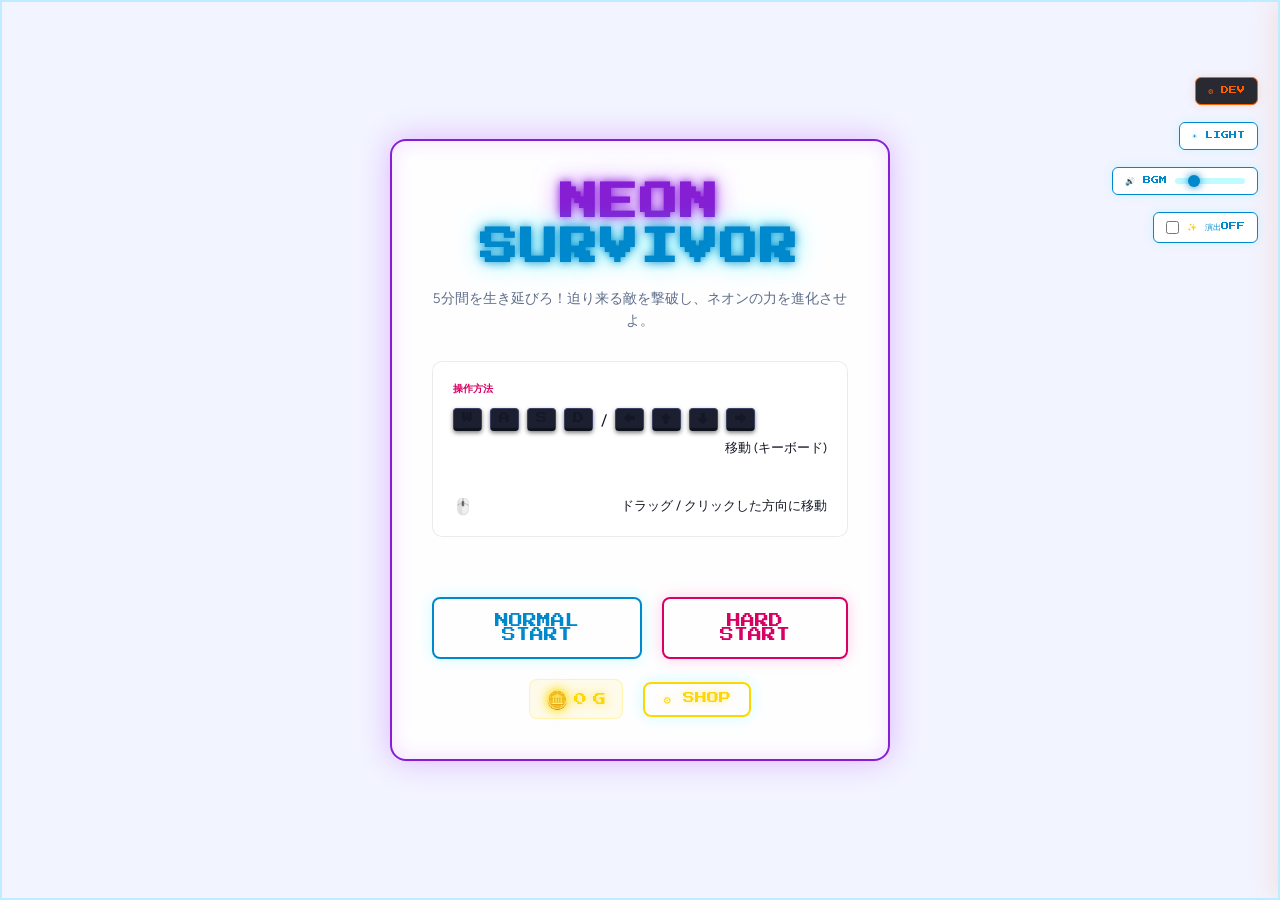
<file: index.html>
<!DOCTYPE html>
<html lang="ja">
<head>
  <meta charset="UTF-8">
  <meta name="viewport" content="width=device-width, initial-scale=1.0, maximum-scale=1.0, user-scalable=no">
  <title>NEON SURVIVOR - Retro Neon Hack & Slash</title>
  <!-- PWA Support -->
  <link rel="manifest" href="manifest.json">
  <meta name="theme-color" content="#06070d">
  <link rel="apple-touch-icon" href="icon-512.png">
  <!-- Google Fonts for Sleek & Retro Aesthetics -->
  <link rel="preconnect" href="https://fonts.googleapis.com">
  <link rel="preconnect" href="https://fonts.gstatic.com" crossorigin>
  <link href="https://fonts.googleapis.com/css2?family=Outfit:wght@300;400;600;800&family=Press+Start+2P&display=swap" rel="stylesheet">
  <link rel="stylesheet" href="index.css">
</head>
<body class="light-mode">
  <div id="game-container">
    <!-- The HTML5 Canvas where the action is rendered -->
    <canvas id="game-canvas"></canvas>

    <!-- HUD Overlay (visible during active gameplay) -->
    <div id="hud" class="overlay hidden">
      <div class="hud-top">
        <div class="hud-level-container">
          <span class="hud-label">LV</span>
          <span id="hud-level-value">1</span>
        </div>
        <div class="hud-exp-bar-container">
          <div id="hud-exp-bar-fill"></div>
        </div>
        <div id="hud-timer">00:00</div>
        <div id="hud-difficulty" class="hud-difficulty-badge hidden">HARD</div>
        <div id="hud-auto-run" class="hud-auto-run-badge hidden">AUTO RUN</div>
        <div id="hud-hell" class="hud-hell-badge hidden">HELL MODE</div>
      </div>
      
      <div class="hud-stats-overlay">
        <div class="stat-item">
          <span class="stat-icon">❤️</span>
          <div class="hud-hp-bar-container" style="position: relative;">
            <div id="hud-hp-bar-fill"></div>
            <div id="hud-shield-bar-fill"></div>
          </div>
          <span id="hud-hp-text">100/100</span>
        </div>
        <div class="stat-item">
          <span class="stat-icon">💀</span>
          <span id="hud-kills">0</span>
        </div>
        <div class="stat-item" id="hud-revive-container" style="margin-left: 15px; font-size: 11px; font-family: var(--font-retro); display: flex; align-items: center; gap: 4px;">
          <span class="stat-icon">👼</span>
          <span id="hud-revive-status" style="color: var(--neon-cyan);">CHARGE: 02:00</span>
        </div>
      </div>

      <!-- Active Slots (bottom left) -->
      <div class="hud-slots-container">
        <div class="hud-slot-header">WEAPONS (MAX 4)</div>
        <div id="hud-weapon-slots" class="hud-slots-row"></div>
        
        <div class="hud-slot-header" style="margin-top: 8px;">PASSIVES (MAX 4)</div>
        <div id="hud-passive-slots" class="hud-slots-row"></div>
        
        <div class="hud-slot-header" style="margin-top: 8px;">RELICS (MAX 3)</div>
        <div id="hud-relic-slots" class="hud-slots-row"></div>
      </div>
      <button id="retire-btn" class="neon-button retire-btn">RETIRE</button>
    </div>

    <!-- Start Screen Overlay -->
    <div id="start-screen" class="overlay menu-screen">
      <div class="menu-content glow-panel">
        <h1 class="neon-title">NEON<br><span class="highlight">SURVIVOR</span></h1>
        <p class="tagline">5分間を生き延びろ！迫り来る敵を撃破し、ネオンの力を進化させよ。</p>
        
        <div class="instructions-panel">
          <h3>操作方法</h3>
          <div class="control-hints">
            <div class="control-hint">
              <span class="key-cap">W</span>
              <span class="key-cap">A</span>
              <span class="key-cap">S</span>
              <span class="key-cap">D</span> / <span class="key-cap">←</span><span class="key-cap">↑</span><span class="key-cap">↓</span><span class="key-cap">→</span>
              <span class="control-desc">移動 (キーボード)</span>
            </div>
            <div class="control-hint-divider">または</div>
            <div class="control-hint">
              <span class="mouse-icon">🖱️</span>
              <span class="control-desc">ドラッグ / クリックした方向に移動</span>
            </div>
          </div>
        </div>

        <div class="start-actions" style="display: flex; gap: 20px; justify-content: center; margin-top: 25px; width: 100%;">
          <button id="start-normal-btn" class="neon-button">NORMAL START</button>
          <button id="start-hard-btn" class="neon-button hard-mode">HARD START</button>
        </div>

        <div class="title-gold-row">
          <div class="gold-display">
            <span class="gold-icon">🪙</span>
            <span id="title-gold-amount">0</span> G
          </div>
          <button id="shop-btn" class="neon-button shop-btn">⚙ SHOP</button>
        </div>
      </div>
    </div>

    <!-- Gold Shop Overlay -->
    <div id="shop-screen" class="overlay menu-screen hidden">
      <div class="menu-content glow-panel shop-panel">
        <h2 class="neon-subtitle shop-title">🪙 GOLD SHOP</h2>
        <div class="shop-gold-display">
          所持Gold: <span class="gold-icon">🪙</span> <span id="shop-gold-amount" class="shop-gold-val">0</span> G
        </div>

        <div class="shop-cards-container">
          <!-- Attack upgrade card -->
          <div class="shop-upgrade-card" data-stat="attack">
            <div class="shop-card-icon">⚔️</div>
            <div class="shop-card-title">基礎攻撃力</div>
            <div class="shop-card-level">Lv. <span id="shop-attack-level">0</span></div>
            <div class="shop-card-effect" id="shop-attack-effect">ダメージ +0%</div>
            <div class="shop-card-next" id="shop-attack-next">次: +5%</div>
            <button id="shop-buy-attack" class="neon-button shop-buy-btn" data-stat="attack">
              <span id="shop-attack-cost">100</span> G
            </button>
          </div>

          <!-- Speed upgrade card -->
          <div class="shop-upgrade-card" data-stat="speed">
            <div class="shop-card-icon">🪶</div>
            <div class="shop-card-title">基礎移動速度</div>
            <div class="shop-card-level">Lv. <span id="shop-speed-level">0</span></div>
            <div class="shop-card-effect" id="shop-speed-effect">速度 +0%</div>
            <div class="shop-card-next" id="shop-speed-next">次: +3%</div>
            <button id="shop-buy-speed" class="neon-button shop-buy-btn" data-stat="speed">
              <span id="shop-speed-cost">100</span> G
            </button>
          </div>

          <!-- HP upgrade card -->
          <div class="shop-upgrade-card" data-stat="hp">
            <div class="shop-card-icon">❤️</div>
            <div class="shop-card-title">基礎体力</div>
            <div class="shop-card-level">Lv. <span id="shop-hp-level">0</span></div>
            <div class="shop-card-effect" id="shop-hp-effect">体力 +0%</div>
            <div class="shop-card-next" id="shop-hp-next">次: +10%</div>
            <button id="shop-buy-hp" class="neon-button shop-buy-btn" data-stat="hp">
              <span id="shop-hp-cost">100</span> G
            </button>
          </div>
        </div>

        <h3 class="neon-subtitle shop-title" style="margin-top: 30px; margin-bottom: 15px; font-size: 1.4rem;">初期武器</h3>
        <div id="shop-weapons-container" class="shop-weapons-container">
          <!-- Weapon cards are generated by game.js -->
        </div>

        <button id="shop-close-btn" class="neon-button">戻る</button>
      </div>
    </div>

    <!-- Level Up Choice Overlay (pauses game) -->
    <div id="level-up-screen" class="overlay menu-screen hidden">
      <div class="menu-content glow-panel" style="max-width: 650px; width: 95%;">
        <h2 class="neon-subtitle" style="margin-bottom: 5px;">LEVEL UP!</h2>
        <p class="level-up-desc" id="level-up-desc-text">アップグレードを選択してください</p>
        
        <!-- Inventory loadout preview -->
        <div id="level-up-current-inventory" style="margin: 15px auto; padding: 12px; border: 1px solid rgba(0, 240, 255, 0.25); border-radius: 6px; background: rgba(6, 7, 13, 0.7); display: flex; flex-direction: column; gap: 8px; text-align: left; box-shadow: inset 0 0 10px rgba(0, 240, 255, 0.05);">
          <div style="font-size: 11px; color: var(--neon-cyan); font-family: var(--font-retro); letter-spacing: 1px; text-transform: uppercase; text-shadow: 0 0 5px var(--neon-cyan);">現在の装備状況 (LOADOUT)</div>
          <div style="display: flex; gap: 25px; justify-content: flex-start; flex-wrap: wrap;">
            <div>
              <div style="font-size: 9px; color: rgba(255,255,255,0.4); margin-bottom: 4px; font-family: var(--font-retro);">WEAPONS (MAX 4)</div>
              <div id="level-up-inv-weapons" style="display: flex; gap: 6px; min-height: 36px; align-items: center;"></div>
            </div>
            <div>
              <div style="font-size: 9px; color: rgba(255,255,255,0.4); margin-bottom: 4px; font-family: var(--font-retro);">PASSIVES (MAX 4)</div>
              <div id="level-up-inv-passives" style="display: flex; gap: 6px; min-height: 36px; align-items: center;"></div>
            </div>
            <div>
              <div style="font-size: 9px; color: rgba(255,255,255,0.4); margin-bottom: 4px; font-family: var(--font-retro);">RELICS (MAX 3)</div>
              <div id="level-up-inv-relics" style="display: flex; gap: 6px; min-height: 36px; align-items: center;"></div>
            </div>
          </div>
        </div>

        <div id="upgrade-options" class="options-container">
          <!-- Dynamically populated choices will go here -->
        </div>
        <div class="level-up-actions" style="margin-top: 25px; display: flex; gap: 20px; justify-content: center;">
          <button id="reroll-btn" class="neon-button" style="border-color: var(--neon-cyan); color: var(--neon-cyan); font-size: 13px; padding: 8px 16px;">
            リロール (<span id="reroll-count-val">1</span>)
          </button>
          <button id="banish-btn" class="neon-button" style="border-color: var(--neon-pink); color: var(--neon-pink); font-size: 13px; padding: 8px 16px;">
            バニッシュ除外 (<span id="banish-count-val">1</span>)
          </button>
          <button id="auto-select-toggle-btn" class="neon-button" style="border-color: rgba(255, 255, 255, 0.3); color: rgba(255, 255, 255, 0.5); font-size: 13px; padding: 8px 16px; min-width: 130px; box-shadow: none;">
            自動決定: <span id="auto-select-status-val">OFF</span>
          </button>
        </div>
      </div>
    </div>

    <!-- Relic Choice Screen Overlay (pauses game) -->
    <div id="relic-choice-screen" class="overlay menu-screen hidden">
      <div class="menu-content glow-panel" style="max-width: 750px; width: 95%;">
        <h2 class="neon-subtitle" style="color: var(--neon-yellow); text-shadow: 0 0 15px var(--neon-yellow); margin-bottom: 5px;">RELIC DISCOVERY!</h2>
        <p class="level-up-desc" style="margin-bottom: 25px;">エリートを打ち破り、未知の遺物を手に入れた。1つを選択せよ（最大3個）</p>
        <div id="relic-options" class="options-container">
          <!-- Dynamically populated relic choices will go here -->
        </div>
      </div>
    </div>

    <!-- Resurrect Screen Overlay (pauses game) -->
    <div id="revive-screen" class="overlay menu-screen hidden">
      <div class="menu-content glow-panel" style="text-align: center;">
        <h2 class="neon-title" style="color: var(--neon-pink); text-shadow: 0 0 15px var(--neon-pink), 0 0 30px rgba(255, 0, 127, 0.5);">DEFEATED</h2>
        <p class="tagline" style="margin-bottom: 25px;">
          まだ立ち上がれる！残り蘇生回数: <span id="revive-remaining-val" style="color: var(--neon-yellow); font-family: var(--font-retro); text-shadow: 0 0 8px var(--neon-yellow);">3</span>
        </p>
        <button id="revive-confirm-btn" class="neon-button" style="border-color: var(--neon-green); color: var(--neon-green); box-shadow: 0 0 15px rgba(57, 255, 20, 0.3);">復活する</button>
      </div>
    </div>

    <!-- Roulette Screen Floating Window (doesn't pause game, bottom-right) -->
    <div id="roulette-screen" class="glow-panel hidden" style="position: absolute; bottom: 20px; right: 20px; width: 280px; z-index: 8; text-align: center; padding: 15px; border-color: var(--neon-yellow); box-shadow: 0 0 25px rgba(255, 251, 0, 0.25), inset 0 0 15px rgba(255, 251, 0, 0.1); display: flex; flex-direction: column; align-items: center; box-sizing: border-box;">
      <h2 class="neon-title" style="color: var(--neon-yellow); text-shadow: 0 0 12px var(--neon-yellow), 0 0 24px rgba(255, 251, 0, 0.4); font-size: 18px; margin: 0 0 2px 0;">GOLDEN REWARD</h2>
      <p class="tagline" style="font-size: 10px; margin: 0 0 10px 0; opacity: 0.8; color: var(--text-muted);">自動アップグレード中！</p>
      
      <!-- Roulette Display Box -->
      <div id="roulette-box" style="margin: 5px 0; padding: 15px; background: rgba(6, 7, 13, 0.95); border: 2px solid var(--neon-yellow); box-shadow: 0 0 15px rgba(255, 251, 0, 0.2); border-radius: 8px; display: flex; flex-direction: column; align-items: center; justify-content: center; min-height: 110px; width: 100%; box-sizing: border-box; position: relative; overflow: hidden;">
        <!-- The item spinning slot -->
        <div id="roulette-spinner" style="font-size: 36px; margin-bottom: 8px; height: 44px; line-height: 44px;">❓</div>
        <div id="roulette-item-name" style="font-family: var(--font-retro); font-size: 12px; color: var(--neon-cyan); text-shadow: 0 0 6px var(--neon-cyan); min-height: 16px;">READY...</div>
      </div>

      <!-- Selected Items History/Results list -->
      <div id="roulette-results" style="margin-top: 10px; width: 100%; text-align: left; background: rgba(13, 15, 30, 0.6); padding: 10px; border-radius: 6px; border: 1px solid var(--text-muted); display: none; box-sizing: border-box;">
        <h4 style="font-family: var(--font-retro); font-size: 10px; color: var(--neon-pink); margin: 0 0 5px 0; border-bottom: 1px solid rgba(255,0,127,0.3); padding-bottom: 3px;">獲得パワーアップ:</h4>
        <ul id="roulette-results-list" style="list-style: none; padding-left: 0; margin: 0; font-family: var(--font-ui); font-size: 11px;">
        </ul>
      </div>

      <button id="roulette-claim-btn" class="neon-button disabled" style="margin-top: 10px; width: 100%; border-color: var(--text-muted); color: var(--text-muted); box-shadow: none; pointer-events: none; padding: 6px 12px; font-size: 11px;">抽選中...</button>
    </div>
 
    <!-- Relic Upgrade Floating Window (doesn't pause game, bottom-right) -->
    <div id="relic-floating-window" class="glow-panel hidden" style="position: absolute; bottom: 20px; right: 20px; width: 280px; z-index: 8; text-align: center; padding: 15px; border-color: var(--neon-cyan); box-shadow: 0 0 25px rgba(0, 240, 255, 0.25), inset 0 0 15px rgba(0, 240, 255, 0.1); display: flex; flex-direction: column; align-items: center; box-sizing: border-box;">
      <h2 class="neon-title" style="color: var(--neon-cyan); text-shadow: 0 0 12px var(--neon-cyan), 0 0 24px rgba(0, 240, 255, 0.4); font-size: 18px; margin: 0 0 2px 0;">RELIC UPGRADED!</h2>
      <p class="tagline" style="font-size: 10px; margin: 0 0 10px 0; opacity: 0.8; color: var(--text-muted);">遺物が自動過給されました</p>
      
      <!-- Relic Display Box -->
      <div style="margin: 5px 0; padding: 15px; background: rgba(6, 7, 13, 0.95); border: 2px solid var(--neon-cyan); box-shadow: 0 0 15px rgba(0, 240, 255, 0.2); border-radius: 8px; display: flex; flex-direction: column; align-items: center; justify-content: center; min-height: 110px; width: 100%; box-sizing: border-box;">
        <div id="relic-float-emoji" style="font-size: 36px; margin-bottom: 8px; height: 44px; line-height: 44px;">❓</div>
        <div id="relic-float-name" style="font-family: var(--font-retro); font-size: 12px; color: var(--neon-yellow); text-shadow: 0 0 6px var(--neon-yellow); min-height: 16px;">READY...</div>
        <div id="relic-float-level" style="font-family: var(--font-retro); font-size: 10px; color: var(--neon-pink); margin-top: 4px;">Lv 1 ➜ Lv 2</div>
      </div>

      <!-- Relic Description / Details -->
      <div id="relic-float-desc-box" style="margin-top: 10px; width: 100%; text-align: left; background: rgba(13, 15, 30, 0.6); padding: 10px; border-radius: 6px; border: 1px solid var(--text-muted); box-sizing: border-box;">
        <div id="relic-float-desc" style="font-family: var(--font-ui); font-size: 11px; color: #fff; line-height: 1.4;"></div>
      </div>

      <button id="relic-float-close-btn" class="neon-button" style="margin-top: 10px; width: 100%; border-color: var(--neon-green); color: var(--neon-green); box-shadow: 0 0 15px rgba(57, 255, 20, 0.3); padding: 6px 12px; font-size: 11px;">閉じる (自動クローズまで 3秒)</button>
    </div>

    <!-- Game Over / Victory Overlay -->
    <div id="game-over-screen" class="overlay menu-screen hidden">
      <div class="menu-content glow-panel">
        <h2 id="end-title" class="neon-title">GAME OVER</h2>
        <p id="end-message" class="end-msg">ネオンの灯火が消えてしまった...</p>
        
        <div class="results-panel">
          <div class="result-row">
            <span>難易度:</span>
            <span id="result-difficulty" class="result-val">NORMAL</span>
          </div>
          <div class="result-row">
            <span>生存時間:</span>
            <span id="result-time" class="result-val">00:00</span>
          </div>
          <div class="result-row">
            <span>到達レベル:</span>
            <span id="result-level" class="result-val">1</span>
          </div>
          <div class="result-row">
            <span>撃破数:</span>
            <span id="result-kills" class="result-val">0</span>
          </div>
          <div class="result-row">
            <span>蘇生回数:</span>
            <span id="result-revives" class="result-val">0回</span>
          </div>
          <div class="result-row result-gold-row">
            <span>🪙 獲得Gold:</span>
            <span id="result-gold-earned" class="result-val result-gold-val">0</span>
          </div>
        </div>

        <button id="restart-btn" class="neon-button">MENU</button>
      </div>
    </div>

    <!-- Developer Mode Panel Toggle -->
    <button id="dev-toggle" class="dev-toggle-btn">⚙️ DEV</button>

    <!-- Theme Toggle Button -->
    <button id="theme-toggle" class="theme-toggle-btn">☀️ LIGHT</button>

    <!-- BGM Volume Slider -->
    <div id="bgm-volume-container" class="bgm-volume-container">
      <span id="bgm-volume-label" class="bgm-volume-label">🔊 BGM</span>
      <input type="range" id="bgm-volume-slider" min="0" max="100" value="22" class="bgm-slider">
    </div>

    <!-- Effect Toggle Button (under BGM Volume) -->
    <div id="effect-toggle-container" class="effect-toggle-container">
      <input type="checkbox" id="effect-toggle-checkbox" class="effect-toggle-checkbox">
      <label for="effect-toggle-checkbox" style="cursor: pointer; white-space: nowrap;">✨ 演出OFF</label>
    </div>

    <!-- Developer Mode Panel Sidebar -->
    <div id="dev-panel" class="dev-panel-collapsed">
      <h3 class="dev-title">DEVELOPER CONSOLE</h3>
      
      <div class="dev-section">
        <h4>PLAYER TWEAKS</h4>
        <div class="dev-control-row">
          <label for="dev-god-mode">GOD MODE (無敵)</label>
          <input type="checkbox" id="dev-god-mode">
        </div>
        <div class="dev-control-row">
          <label for="dev-auto-run">AUTO RUN (自動回避)</label>
          <input type="checkbox" id="dev-auto-run" checked>
        </div>
        <div class="dev-btn-group">
          <button id="dev-heal-btn" class="dev-btn">MAX HEAL</button>
          <button id="dev-lvl-up-btn" class="dev-btn">LEVEL UP</button>
        </div>
        <div class="dev-btn-group" style="margin-top: 8px;">
          <button id="dev-skip-30s-btn" class="dev-btn">+30 SEC</button>
          <button id="dev-skip-1m-btn" class="dev-btn">+1 MIN</button>
        </div>
      </div>

      <div class="dev-section">
        <h4>ENEMY CONTROLS</h4>
        <div class="dev-control-row">
          <label for="dev-freeze-spawn">FREEZE SPAWN (出現停止)</label>
          <input type="checkbox" id="dev-freeze-spawn">
        </div>
        <div class="dev-control-row">
          <label>SPAWN RATE (出現速度)</label>
          <span id="dev-spawn-rate-val">1.5s</span>
        </div>
        <input type="range" id="dev-spawn-rate" min="50" max="5000" step="50" value="1500" class="dev-slider">
        
        <div class="dev-control-row">
          <label>ENEMY SPEED (移動速度)</label>
          <span id="dev-enemy-speed-val">1.0x</span>
        </div>
        <input type="range" id="dev-enemy-speed" min="0.2" max="3" step="0.1" value="1.0" class="dev-slider">

        <div class="dev-control-row">
          <label>ENEMY HP (最大HP)</label>
          <span id="dev-enemy-hp-val">1.0x</span>
        </div>
        <input type="range" id="dev-enemy-hp" min="0.2" max="5" step="0.1" value="1.0" class="dev-slider">

        <div class="dev-btn-group">
          <button id="dev-clear-enemies" class="dev-btn">CLEAR ENEMIES</button>
          <button id="dev-spawn-boss" class="dev-btn">SPAWN BOSS</button>
        </div>
        <div class="dev-btn-group" style="margin-top: 8px;">
          <button id="dev-spawn-elite-btn" class="dev-btn" style="border-color: var(--neon-yellow); color: var(--neon-yellow);">SPAWN ELITE</button>
          <button id="dev-skip-10m-btn" class="dev-btn" style="border-color: var(--neon-pink); color: var(--neon-pink);">FAST FORWARD 10M</button>
        </div>
      </div>

      <div class="dev-section">
        <h4>BALANCE CONTROLS</h4>
        <div class="dev-control-row">
          <label>CHEST DROP (宝箱出現率)</label>
          <span id="dev-chest-drop-val">0.5%</span>
        </div>
        <input type="range" id="dev-chest-drop" min="0" max="100" step="0.1" value="0.5" class="dev-slider">

        <div class="dev-control-row">
          <label>EXP GROWTH (経験値必要量係数)</label>
          <span id="dev-exp-growth-val">1.30x</span>
        </div>
        <input type="range" id="dev-exp-growth" min="1.0" max="2.5" step="0.05" value="1.30" class="dev-slider">
      </div>

      <div class="dev-section">
        <h4>WEAPON LEVELS</h4>
        <div class="dev-control-row">
          <label>🔮 マナ・ボルト (Wand)</label>
          <input type="range" id="dev-wpn-magic" min="0" max="7" step="1" value="1" class="dev-slider small-slider">
          <span id="dev-wpn-magic-val" class="dev-lv-badge">Lv1</span>
          <label style="margin-left: 8px; font-size: 11px; display: flex; align-items: center; gap: 2px; cursor: pointer; color: var(--neon-yellow);"><input type="checkbox" id="dev-wpn-magic-evo" disabled> EVO</label>
        </div>
        <div class="dev-control-row">
          <label>🧄 ネオン・ハロー (Garlic)</label>
          <input type="range" id="dev-wpn-garlic" min="0" max="7" step="1" value="0" class="dev-slider small-slider">
          <span id="dev-wpn-garlic-val" class="dev-lv-badge">Lv0</span>
          <label style="margin-left: 8px; font-size: 11px; display: flex; align-items: center; gap: 2px; cursor: pointer; color: var(--neon-yellow);"><input type="checkbox" id="dev-wpn-garlic-evo" disabled> EVO</label>
        </div>
        <div class="dev-control-row">
          <label>🪓 サイバー・エッジ (Scythe)</label>
          <input type="range" id="dev-wpn-scythe" min="0" max="7" step="1" value="0" class="dev-slider small-slider">
          <span id="dev-wpn-scythe-val" class="dev-lv-badge">Lv0</span>
          <label style="margin-left: 8px; font-size: 11px; display: flex; align-items: center; gap: 2px; cursor: pointer; color: var(--neon-yellow);"><input type="checkbox" id="dev-wpn-scythe-evo" disabled> EVO</label>
        </div>
        <div class="dev-control-row">
          <label>🗡️ ビッグソード (Sword)</label>
          <input type="range" id="dev-wpn-sword" min="0" max="7" step="1" value="0" class="dev-slider small-slider">
          <span id="dev-wpn-sword-val" class="dev-lv-badge">Lv0</span>
          <label style="margin-left: 8px; font-size: 11px; display: flex; align-items: center; gap: 2px; cursor: pointer; color: var(--neon-yellow);"><input type="checkbox" id="dev-wpn-sword-evo" disabled> EVO</label>
        </div>
        <div class="dev-control-row">
          <label>⚡ サンダーウェーブ (Thunder)</label>
          <input type="range" id="dev-wpn-thunder" min="0" max="7" step="1" value="0" class="dev-slider small-slider">
          <span id="dev-wpn-thunder-val" class="dev-lv-badge">Lv0</span>
          <label style="margin-left: 8px; font-size: 11px; display: flex; align-items: center; gap: 2px; cursor: pointer; color: var(--neon-yellow);"><input type="checkbox" id="dev-wpn-thunder-evo" disabled> EVO</label>
        </div>
        <div class="dev-control-row">
          <label>🔥 ファイアーロード (Fire)</label>
          <input type="range" id="dev-wpn-fire" min="0" max="7" step="1" value="0" class="dev-slider small-slider">
          <span id="dev-wpn-fire-val" class="dev-lv-badge">Lv0</span>
          <label style="margin-left: 8px; font-size: 11px; display: flex; align-items: center; gap: 2px; cursor: pointer; color: var(--neon-yellow);"><input type="checkbox" id="dev-wpn-fire-evo" disabled> EVO</label>
        </div>
      </div>

      <div class="dev-section">
        <h4>PASSIVE LEVELS</h4>
        <div class="dev-control-row">
          <label>❤️ ホロウ・ハート (Max HP)</label>
          <input type="range" id="dev-pass-hp" min="0" max="5" step="1" value="0" class="dev-slider small-slider">
          <span id="dev-pass-hp-val" class="dev-lv-badge">Lv0</span>
        </div>
        <div class="dev-control-row">
          <label>🥓 プマローラ (HP Regen)</label>
          <input type="range" id="dev-pass-regen" min="0" max="5" step="1" value="0" class="dev-slider small-slider">
          <span id="dev-pass-regen-val" class="dev-lv-badge">Lv0</span>
        </div>
        <div class="dev-control-row">
          <label>🥬 ホウレンソウ (Damage)</label>
          <input type="range" id="dev-pass-damage" min="0" max="5" step="1" value="0" class="dev-slider small-slider">
          <span id="dev-pass-damage-val" class="dev-lv-badge">Lv0</span>
        </div>
        <div class="dev-control-row">
          <label>🪶 ウィング (Speed)</label>
          <input type="range" id="dev-pass-speed" min="0" max="5" step="1" value="0" class="dev-slider small-slider">
          <span id="dev-pass-speed-val" class="dev-lv-badge">Lv0</span>
        </div>
        <div class="dev-control-row">
          <label>🧲 アトラクターブ (Magnet)</label>
          <input type="range" id="dev-pass-magnet" min="0" max="5" step="1" value="0" class="dev-slider small-slider">
          <span id="dev-pass-magnet-val" class="dev-lv-badge">Lv0</span>
        </div>
        <div class="dev-control-row">
          <label>📖 空白の書 (Cooldown)</label>
          <input type="range" id="dev-pass-cooldown" min="0" max="5" step="1" value="0" class="dev-slider small-slider">
          <span id="dev-pass-cooldown-val" class="dev-lv-badge">Lv0</span>
        </div>
        <div class="dev-control-row">
          <label>🕯️ ロウソク (Area)</label>
          <input type="range" id="dev-pass-area" min="0" max="5" step="1" value="0" class="dev-slider small-slider">
          <span id="dev-pass-area-val" class="dev-lv-badge">Lv0</span>
        </div>
      </div>
    </div>
  </div>

  <!-- Side Panels (Visible on larger screens beside the game container) -->
  <div class="side-panel left-panel glow-panel">
    <div class="panel-header">WEAPON EVOLUTIONS</div>
    <div class="evolution-list">
      <div class="evo-pair">
        <span class="game-icon icon-magicwand"></span> <span class="plus">+</span> <span class="game-icon icon-cooldown"></span>
        <span class="arrow">➜</span>
        <span class="game-icon icon-evomagicwand"></span>
      </div>
      <div class="evo-pair">
        <span class="game-icon icon-garlicaura"></span> <span class="plus">+</span> <span class="game-icon icon-area"></span>
        <span class="arrow">➜</span>
        <span class="game-icon icon-evogarlicaura"></span>
      </div>
      <div class="evo-pair">
        <span class="game-icon icon-spinningscythe"></span> <span class="plus">+</span> <span class="game-icon icon-speed"></span>
        <span class="arrow">➜</span>
        <span class="game-icon icon-evospinningscythe"></span>
      </div>
      <div class="evo-pair">
        <span class="game-icon icon-bigsword"></span> <span class="plus">+</span> <span class="game-icon icon-maxhp"></span>
        <span class="arrow">➜</span>
        <span class="game-icon icon-evobigsword"></span>
      </div>
      <div class="evo-pair">
        <span class="game-icon icon-thunderwave"></span> <span class="plus">+</span> <span class="game-icon icon-damage"></span>
        <span class="arrow">➜</span>
        <span class="game-icon icon-evothunderwave"></span>
      </div>
      <div class="evo-pair">
        <span class="game-icon icon-fireroad"></span> <span class="plus">+</span> <span class="game-icon icon-regen"></span>
        <span class="arrow">➜</span>
        <span class="game-icon icon-evofireroad"></span>
      </div>
    </div>
    <div class="panel-footer">※武器Lv10 ＋ 対応パッシブ所持でボス宝箱を獲得</div>
  </div>

  <div class="side-panel right-panel glow-panel">
    <div class="panel-header">SYNERGY & REACTIONS</div>
    
    <div class="synergy-section">
      <div class="section-title">属性リアクション</div>
      <div class="synergy-item">
        <div class="synergy-title">💥 過負荷 (炎 🔥 + 雷 ⚡)</div>
        <div class="synergy-desc">最大HP10%の追加ダメージ＋周囲爆発＆ノックバック</div>
      </div>
      <div class="synergy-item">
        <div class="synergy-title">❄️ 破砕 (鈍化 🧄 + 物理 🗡️)</div>
        <div class="synergy-desc">BigSwordの物理ダメージが1.5倍（クリティカル）</div>
      </div>
    </div>

    <div class="synergy-section" style="margin-top: 12px;">
      <div class="section-title">パッシブ・シナジー</div>
      <div class="synergy-item">
        <div class="synergy-title">🧲 + 🕯️ 特異点生成</div>
        <div class="synergy-desc">ジェム回収時に確率で周囲の敵をスタン</div>
      </div>
      <div class="synergy-item">
        <div class="synergy-title">🪶 + 📖 クロノ・ディレイ</div>
        <div class="synergy-desc">周囲の敵と敵弾の移動速度を25%低下</div>
      </div>
      <div class="synergy-item">
        <div class="synergy-title">❤️ + 🥬 ブラッド契約</div>
        <div class="synergy-desc">HP40%未満で背水発動、ダメージ2.0倍</div>
      </div>
      <div class="synergy-item">
        <div class="synergy-title">🥓 + 🕯️ メルト・オーラ</div>
        <div class="synergy-desc">自動回復時、周囲の敵の防御力低下（被ダメ1.3倍）</div>
      </div>
    </div>
  </div>

  <!-- HUD Tooltip -->
  <div id="hud-tooltip" class="hud-tooltip hidden"></div>

  <!-- Game Scripts -->
  <script src="audio.js"></script>
  <script src="entities.js"></script>
  <script src="game.js"></script>
  <!-- Service Worker Registration -->
  <script>
    if ('serviceWorker' in navigator) {
      window.addEventListener('load', () => {
        navigator.serviceWorker.register('./sw.js')
          .then(reg => console.log('Service Worker registered successfully:', reg.scope))
          .catch(err => console.error('Service Worker registration failed:', err));
      });
    }
  </script>
</body>
</html>
</file>
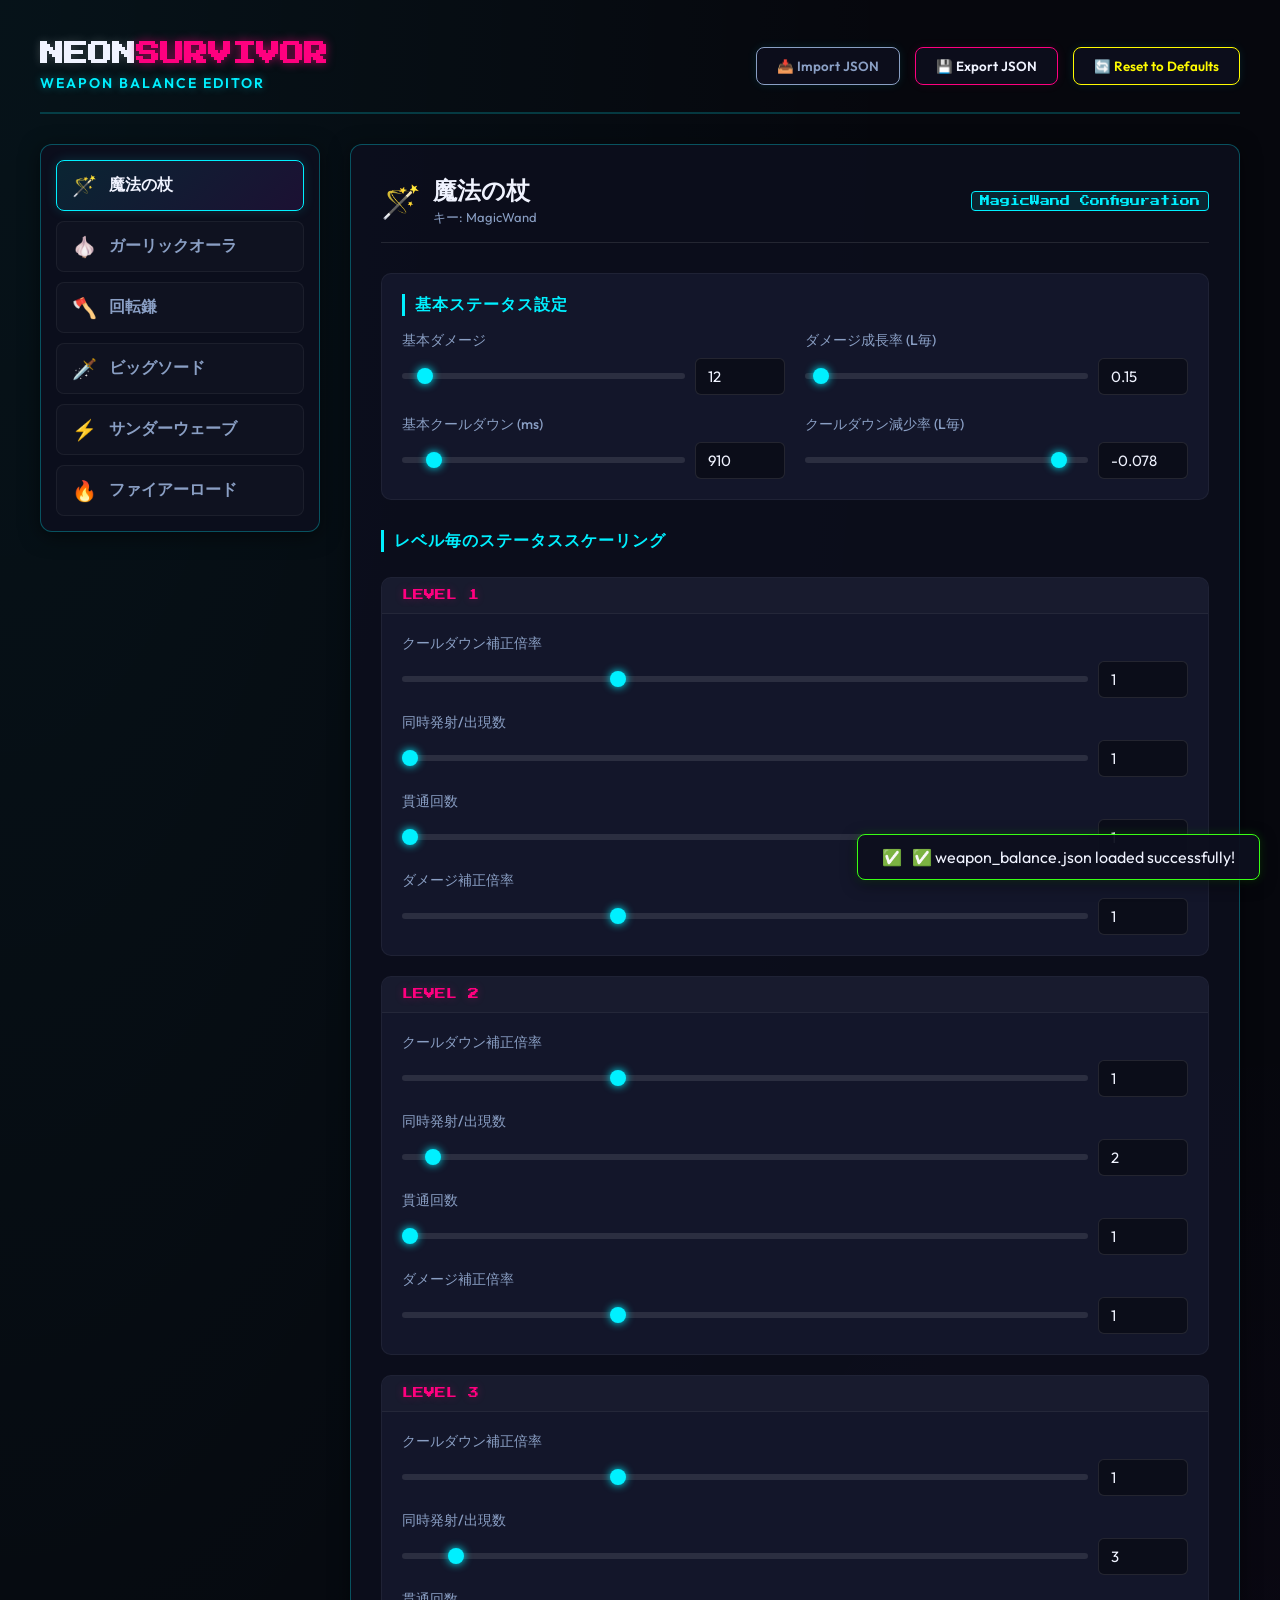
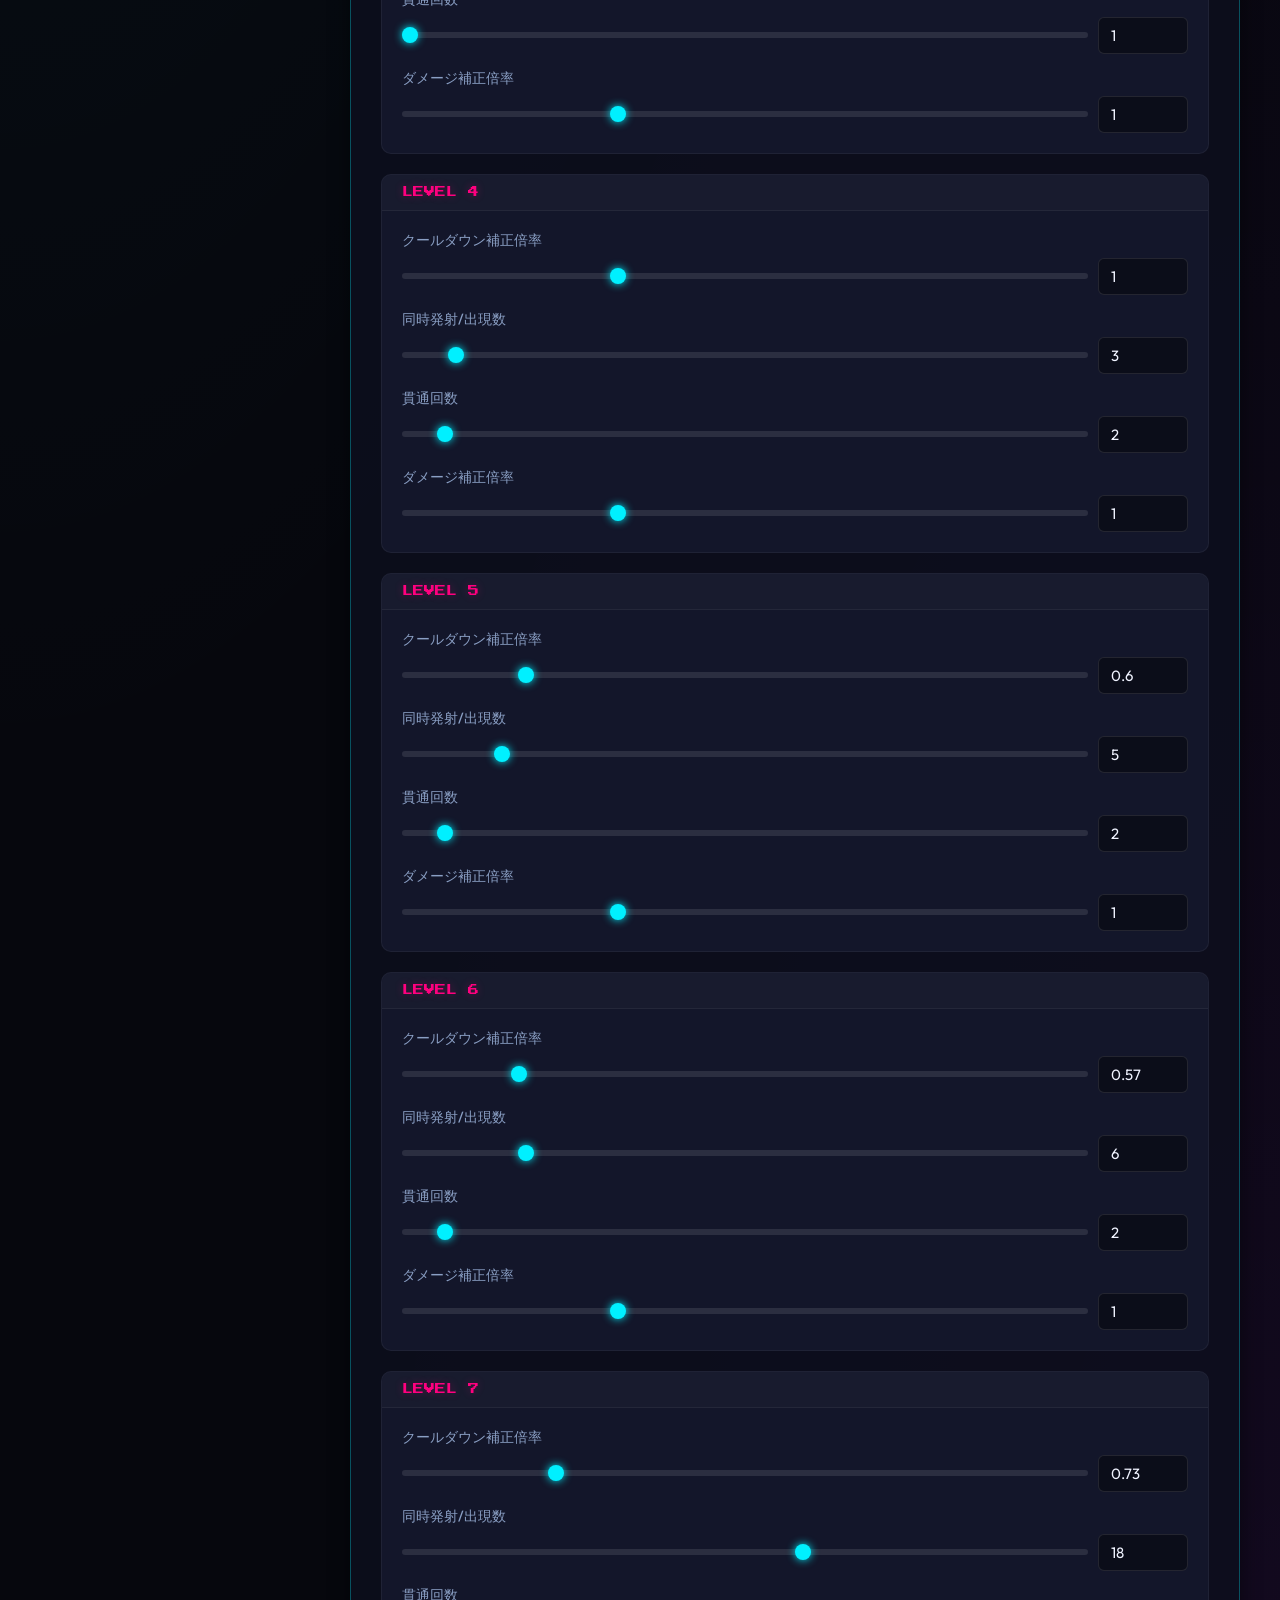
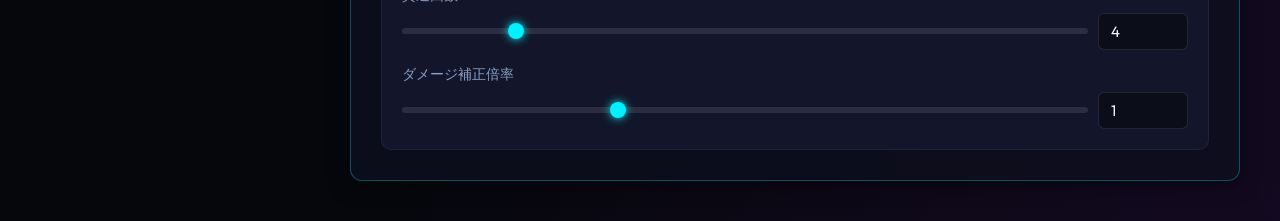
<file: balance_editor.html>
<!DOCTYPE html>
<html lang="ja">
<head>
  <meta charset="UTF-8">
  <meta name="viewport" content="width=device-width, initial-scale=1.0">
  <title>NEON SURVIVOR - Weapon Balance Editor</title>
  <!-- Google Fonts -->
  <link rel="preconnect" href="https://fonts.googleapis.com">
  <link rel="preconnect" href="https://fonts.gstatic.com" crossorigin>
  <link href="https://fonts.googleapis.com/css2?family=Outfit:wght@300;400;600;800&family=Press+Start+2P&display=swap" rel="stylesheet">
  <style>
    /* Styling based on game color palette */
    :root {
      --bg-color: #06070d;
      --bg-panel: rgba(13, 15, 30, 0.85);
      --bg-card: rgba(20, 24, 45, 0.9);
      --border-glow: rgba(0, 240, 255, 0.3);
      --border-glow-active: rgba(255, 0, 127, 0.5);
      
      --neon-cyan: #00f0ff;
      --neon-pink: #ff007f;
      --neon-green: #39ff14;
      --neon-purple: #b026ff;
      --neon-yellow: #fffb00;
      
      --text-main: #f0f3ff;
      --text-muted: #8a9fc4;
      --font-retro: 'Press Start 2P', monospace;
      --font-ui: 'Outfit', sans-serif;
    }

    * {
      box-sizing: border-box;
      margin: 0;
      padding: 0;
    }

    body {
      background-color: var(--bg-color);
      color: var(--text-main);
      font-family: var(--font-ui);
      background-image: 
        radial-gradient(at 0% 0%, rgba(0, 240, 255, 0.05) 0px, transparent 50%),
        radial-gradient(at 100% 100%, rgba(176, 38, 255, 0.08) 0px, transparent 50%);
      min-height: 100vh;
      padding: 40px 20px;
      display: flex;
      flex-direction: column;
      align-items: center;
    }

    .container {
      width: 100%;
      max-width: 1200px;
      display: flex;
      flex-direction: column;
      gap: 30px;
    }

    header {
      display: flex;
      justify-content: space-between;
      align-items: center;
      border-bottom: 2px solid rgba(0, 240, 255, 0.2);
      padding-bottom: 20px;
      flex-wrap: wrap;
      gap: 20px;
    }

    .logo-container {
      display: flex;
      flex-direction: column;
    }

    .logo-title {
      font-family: var(--font-retro);
      font-size: 24px;
      color: var(--text-main);
      text-shadow: 0 0 10px rgba(255, 255, 255, 0.2);
      line-height: 1.2;
    }

    .logo-title span {
      color: var(--neon-pink);
      text-shadow: 0 0 10px rgba(255, 0, 127, 0.6);
    }

    .subtitle {
      font-size: 14px;
      color: var(--neon-cyan);
      letter-spacing: 2px;
      text-transform: uppercase;
      font-weight: 600;
      margin-top: 5px;
      text-shadow: 0 0 8px rgba(0, 240, 255, 0.4);
    }

    .global-actions {
      display: flex;
      gap: 15px;
      flex-wrap: wrap;
    }

    .btn {
      background: var(--bg-panel);
      border: 1px solid var(--neon-cyan);
      color: var(--text-main);
      padding: 10px 20px;
      border-radius: 8px;
      font-family: var(--font-ui);
      font-weight: 600;
      cursor: pointer;
      display: flex;
      align-items: center;
      gap: 8px;
      transition: all 0.3s ease;
      box-shadow: 0 0 10px rgba(0, 240, 255, 0.1);
    }

    .btn:hover {
      background: var(--neon-cyan);
      color: #000;
      box-shadow: 0 0 15px rgba(0, 240, 255, 0.4);
      transform: translateY(-2px);
    }

    .btn-pink {
      border-color: var(--neon-pink);
      box-shadow: 0 0 10px rgba(255, 0, 127, 0.1);
    }

    .btn-pink:hover {
      background: var(--neon-pink);
      color: var(--text-main);
      box-shadow: 0 0 15px rgba(255, 0, 127, 0.4);
    }

    .btn-secondary {
      border-color: var(--text-muted);
      color: var(--text-muted);
    }

    .btn-secondary:hover {
      background: rgba(255,255,255,0.1);
      color: var(--text-main);
      box-shadow: none;
    }

    .hidden-input {
      display: none;
    }

    .editor-layout {
      display: grid;
      grid-template-columns: 280px 1fr;
      gap: 30px;
      align-items: start;
    }

    @media (max-width: 900px) {
      .editor-layout {
        grid-template-columns: 1fr;
      }
    }

    /* Tabs Panel */
    .tabs-panel {
      background: var(--bg-panel);
      border: 1px solid var(--border-glow);
      border-radius: 12px;
      padding: 15px;
      display: flex;
      flex-direction: column;
      gap: 10px;
      box-shadow: 0 4px 20px rgba(0,0,0,0.5);
    }

    .tab-item {
      background: rgba(255, 255, 255, 0.02);
      border: 1px solid rgba(255, 255, 255, 0.05);
      border-radius: 8px;
      padding: 12px 15px;
      color: var(--text-muted);
      cursor: pointer;
      display: flex;
      align-items: center;
      gap: 12px;
      font-weight: 600;
      transition: all 0.2s ease;
    }

    .tab-item:hover {
      background: rgba(255, 255, 255, 0.05);
      color: var(--text-main);
      border-color: rgba(255, 255, 255, 0.2);
    }

    .tab-item.active {
      background: linear-gradient(135deg, rgba(0, 240, 255, 0.1), rgba(176, 38, 255, 0.1));
      border-color: var(--neon-cyan);
      color: var(--text-main);
      box-shadow: 0 0 12px rgba(0, 240, 255, 0.15);
    }

    .tab-icon {
      font-size: 20px;
    }

    /* Content Area */
    .content-area {
      background: var(--bg-panel);
      border: 1px solid var(--border-glow);
      border-radius: 12px;
      padding: 30px;
      box-shadow: 0 4px 20px rgba(0,0,0,0.5);
      display: flex;
      flex-direction: column;
      gap: 30px;
    }

    .weapon-header {
      display: flex;
      justify-content: space-between;
      align-items: center;
      border-bottom: 1px solid rgba(255, 255, 255, 0.1);
      padding-bottom: 15px;
    }

    .weapon-title-group {
      display: flex;
      align-items: center;
      gap: 12px;
    }

    .weapon-title {
      font-size: 24px;
      font-weight: 800;
      color: var(--text-main);
    }

    .weapon-key {
      font-family: var(--font-retro);
      font-size: 10px;
      background: rgba(0, 240, 255, 0.1);
      border: 1px solid var(--neon-cyan);
      color: var(--neon-cyan);
      padding: 4px 8px;
      border-radius: 4px;
    }

    /* Parameter group styling */
    .base-settings-card {
      background: var(--bg-card);
      border: 1px solid rgba(255, 255, 255, 0.05);
      border-radius: 10px;
      padding: 20px;
      display: flex;
      flex-direction: column;
      gap: 15px;
    }

    .card-title {
      font-size: 16px;
      font-weight: 600;
      color: var(--neon-cyan);
      text-transform: uppercase;
      letter-spacing: 1px;
      border-left: 3px solid var(--neon-cyan);
      padding-left: 10px;
    }

    .grid-2col {
      display: grid;
      grid-template-columns: repeat(auto-fill, minmax(280px, 1fr));
      gap: 20px;
    }

    .form-group {
      display: flex;
      flex-direction: column;
      gap: 8px;
    }

    .form-group label {
      font-size: 14px;
      color: var(--text-muted);
      font-weight: 500;
    }

    .input-wrapper {
      display: flex;
      gap: 10px;
      align-items: center;
    }

    input[type="number"] {
      background: rgba(0, 0, 0, 0.4);
      border: 1px solid rgba(255,255,255,0.1);
      color: var(--text-main);
      padding: 8px 12px;
      border-radius: 6px;
      font-family: var(--font-ui);
      font-size: 15px;
      width: 90px;
      outline: none;
      transition: border-color 0.2s;
    }

    input[type="number"]:focus {
      border-color: var(--neon-cyan);
    }

    /* Sliders styling */
    input[type="range"] {
      -webkit-appearance: none;
      width: 100%;
      height: 6px;
      border-radius: 3px;
      background: rgba(255, 255, 255, 0.1);
      outline: none;
    }

    input[type="range"]::-webkit-slider-thumb {
      -webkit-appearance: none;
      appearance: none;
      width: 16px;
      height: 16px;
      border-radius: 50%;
      background: var(--neon-cyan);
      cursor: pointer;
      box-shadow: 0 0 8px var(--neon-cyan);
      transition: transform 0.1s, background-color 0.1s;
    }

    input[type="range"]::-webkit-slider-thumb:hover {
      transform: scale(1.2);
      background: var(--neon-pink);
      box-shadow: 0 0 10px var(--neon-pink);
    }

    /* Levels section */
    .levels-container {
      display: flex;
      flex-direction: column;
      gap: 20px;
    }

    .level-card {
      background: var(--bg-card);
      border: 1px solid rgba(255, 255, 255, 0.05);
      border-radius: 10px;
      overflow: hidden;
      transition: border-color 0.3s;
    }

    .level-card:hover {
      border-color: rgba(0, 240, 255, 0.15);
    }

    .level-card-header {
      background: rgba(255, 255, 255, 0.02);
      border-bottom: 1px solid rgba(255, 255, 255, 0.05);
      padding: 12px 20px;
      display: flex;
      justify-content: space-between;
      align-items: center;
    }

    .level-number {
      font-family: var(--font-retro);
      font-size: 11px;
      color: var(--neon-pink);
      text-shadow: 0 0 8px rgba(255, 0, 127, 0.3);
    }

    .level-card-body {
      padding: 20px;
      display: flex;
      flex-direction: column;
      gap: 15px;
    }

    /* Notification message */
    .toast {
      position: fixed;
      bottom: 20px;
      right: 20px;
      background: rgba(13, 15, 30, 0.95);
      border: 1px solid var(--neon-green);
      color: var(--text-main);
      padding: 12px 24px;
      border-radius: 8px;
      box-shadow: 0 4px 15px rgba(0, 0, 0, 0.5), 0 0 10px rgba(57, 255, 20, 0.2);
      display: flex;
      align-items: center;
      gap: 10px;
      transform: translateY(100px);
      opacity: 0;
      transition: all 0.3s cubic-bezier(0.175, 0.885, 0.32, 1.275);
      z-index: 1000;
    }

    .toast.show {
      transform: translateY(0);
      opacity: 1;
    }

    .toast-error {
      border-color: var(--neon-pink);
      box-shadow: 0 4px 15px rgba(0, 0, 0, 0.5), 0 0 10px rgba(255, 0, 127, 0.2);
    }
  </style>
</head>
<body>
  <div class="container">
    <header>
      <div class="logo-container">
        <h1 class="logo-title">NEON<span>SURVIVOR</span></h1>
        <div class="subtitle">Weapon Balance Editor</div>
      </div>
      <div class="global-actions">
        <button class="btn btn-secondary" id="btn-import-trigger">
          📥 Import JSON
        </button>
        <input type="file" id="import-input" class="hidden-input" accept=".json">
        
        <button class="btn btn-pink" id="btn-export">
          💾 Export JSON
        </button>
        
        <button class="btn btn-secondary" id="btn-reset" style="border-color: var(--neon-yellow); color: var(--neon-yellow);">
          🔄 Reset to Defaults
        </button>
      </div>
    </header>

    <div class="editor-layout">
      <!-- Left Tab Selector -->
      <div class="tabs-panel" id="weapon-tabs">
        <!-- Dynamic Tabs populated by JS -->
      </div>

      <!-- Right Edit Dashboard -->
      <div class="content-area" id="editor-content">
        <!-- Dynamic form generated by JS -->
      </div>
    </div>
  </div>

  <div class="toast" id="toast">
    <span id="toast-icon">✅</span>
    <span id="toast-message">Success!</span>
  </div>

  <script>
    // In-memory DEFAULT balance settings
    const DEFAULT_WEAPON_BALANCE = {
      MagicWand: {
        baseDamage: 12,
        damageGrowth: 0.15,
        baseCooldown: 1200,
        cooldownGrowth: -0.078,
        levels: [
          { "cooldownMult": 1.00, "count": 1, "pierce": 1, "damageMult": 1.00 },
          { "cooldownMult": 1.00, "count": 2, "pierce": 1, "damageMult": 1.00 },
          { "cooldownMult": 1.00, "count": 3, "pierce": 1, "damageMult": 1.00 },
          { "cooldownMult": 1.00, "count": 3, "pierce": 2, "damageMult": 1.00 },
          { "cooldownMult": 0.60, "count": 5, "pierce": 2, "damageMult": 1.00 },
          { "cooldownMult": 0.57, "count": 6, "pierce": 2, "damageMult": 1.00 },
          { "cooldownMult": 0.62, "count": 7, "pierce": 3, "damageMult": 1.00 },
          { "cooldownMult": 0.69, "count": 8, "pierce": 3, "damageMult": 1.00 },
          { "cooldownMult": 0.70, "count": 8, "pierce": 3, "damageMult": 1.00 },
          { "cooldownMult": 0.73, "count": 18, "pierce": 4, "damageMult": 1.00 }
        ]
      },
      GarlicAura: {
        baseDamage: 3,
        damageGrowth: 0.77,
        baseCooldown: 500,
        cooldownGrowth: -0.066,
        baseRadius: 55,
        radiusGrowth: 0.27,
        levels: [
          { "cooldownMult": 1.00, "radiusMult": 1.00, "damageMult": 1.00, "slowRatio": 0.00 },
          { "cooldownMult": 1.00, "radiusMult": 1.00, "damageMult": 1.00, "slowRatio": 0.00 },
          { "cooldownMult": 1.00, "radiusMult": 1.00, "damageMult": 1.00, "slowRatio": 0.00 },
          { "cooldownMult": 1.00, "radiusMult": 1.00, "damageMult": 1.00, "slowRatio": 0.00 },
          { "cooldownMult": 1.00, "radiusMult": 1.00, "damageMult": 1.00, "slowRatio": 0.65 },
          { "cooldownMult": 1.00, "radiusMult": 1.00, "damageMult": 1.00, "slowRatio": 0.65 },
          { "cooldownMult": 0.66, "radiusMult": 1.00, "damageMult": 1.00, "slowRatio": 0.65 },
          { "cooldownMult": 0.73, "radiusMult": 1.00, "damageMult": 1.00, "slowRatio": 0.65 },
          { "cooldownMult": 0.82, "radiusMult": 1.00, "damageMult": 1.00, "slowRatio": 0.55 },
          { "cooldownMult": 0.98, "radiusMult": 1.00, "damageMult": 1.00, "slowRatio": 0.40 }
        ]
      },
      SpinningScythe: {
        baseDamage: 18,
        damageGrowth: 0.15,
        baseCooldown: 9999,
        cooldownGrowth: 0.0,
        baseDistance: 70,
        distanceGrowth: 0.039,
        baseSpeed: 0.03,
        speedGrowth: 0.166,
        levels: [
          { "cooldownMult": 1.00, "count": 1, "distanceMult": 1.00, "speedMult": 1.00, "damageMult": 1.00 },
          { "cooldownMult": 1.00, "count": 2, "distanceMult": 1.00, "speedMult": 1.00, "damageMult": 1.00 },
          { "cooldownMult": 1.00, "count": 3, "distanceMult": 1.06, "speedMult": 1.05, "damageMult": 1.00 },
          { "cooldownMult": 1.00, "count": 3, "distanceMult": 1.00, "speedMult": 0.90, "damageMult": 1.00 },
          { "cooldownMult": 1.00, "count": 4, "distanceMult": 0.94, "speedMult": 0.81, "damageMult": 1.00 },
          { "cooldownMult": 1.00, "count": 5, "distanceMult": 0.89, "speedMult": 0.74, "damageMult": 1.00 },
          { "cooldownMult": 1.00, "count": 6, "distanceMult": 0.88, "speedMult": 0.90, "damageMult": 1.00 },
          { "cooldownMult": 1.00, "count": 6, "distanceMult": 0.84, "speedMult": 0.82, "damageMult": 1.00 },
          { "cooldownMult": 1.00, "count": 7, "distanceMult": 0.80, "speedMult": 0.76, "damageMult": 1.00 },
          { "cooldownMult": 1.00, "count": 9, "distanceMult": 0.82, "speedMult": 0.79, "damageMult": 1.00 }
        ]
      },
      BigSword: {
        baseDamage: 25,
        damageGrowth: 0.61,
        baseCooldown: 450,
        cooldownGrowth: -0.024,
        baseLength: 55,
        lengthGrowth: 0.29,
        baseWidth: 12,
        widthGrowth: 0.22,
        levels: [
          { "cooldownMult": 1.00, "count": 1, "lengthMult": 1.00, "widthMult": 1.00, "damageMult": 1.00 },
          { "cooldownMult": 1.01, "count": 2, "lengthMult": 0.91, "widthMult": 0.96, "damageMult": 1.00 },
          { "cooldownMult": 1.02, "count": 2, "lengthMult": 0.98, "widthMult": 1.04, "damageMult": 1.00 },
          { "cooldownMult": 1.04, "count": 3, "lengthMult": 0.92, "widthMult": 0.99, "damageMult": 1.00 },
          { "cooldownMult": 1.05, "count": 4, "lengthMult": 1.01, "widthMult": 1.06, "damageMult": 1.00 },
          { "cooldownMult": 1.07, "count": 5, "lengthMult": 1.00, "widthMult": 1.01, "damageMult": 1.00 },
          { "cooldownMult": 0.88, "count": 5, "lengthMult": 0.99, "widthMult": 0.99, "damageMult": 1.00 },
          { "cooldownMult": 0.92, "count": 6, "lengthMult": 0.99, "widthMult": 0.99, "damageMult": 1.00 },
          { "cooldownMult": 0.94, "count": 6, "lengthMult": 0.99, "widthMult": 0.99, "damageMult": 1.00 },
          { "cooldownMult": 0.97, "count": 8, "lengthMult": 1.00, "widthMult": 1.00, "damageMult": 1.00 }
        ]
      },
      ThunderWave: {
        baseDamage: 8,
        damageGrowth: 3.22,
        baseCooldown: 2400,
        cooldownGrowth: -0.095,
        baseRange: 650,
        rangeGrowth: 0.018,
        levels: [
          { "cooldownMult": 1.00, "rangeMult": 1.00, "damageMult": 1.00, "waveCount": 1, "maxAge": 75 },
          { "cooldownMult": 0.99, "rangeMult": 1.00, "damageMult": 0.52, "waveCount": 1, "maxAge": 75 },
          { "cooldownMult": 0.98, "rangeMult": 1.00, "damageMult": 0.55, "waveCount": 1, "maxAge": 75 },
          { "cooldownMult": 0.96, "rangeMult": 1.00, "damageMult": 0.60, "waveCount": 1, "maxAge": 75 },
          { "cooldownMult": 0.94, "rangeMult": 1.00, "damageMult": 0.66, "waveCount": 1, "maxAge": 75 },
          { "cooldownMult": 0.92, "rangeMult": 1.00, "damageMult": 0.72, "waveCount": 1, "maxAge": 75 },
          { "cooldownMult": 0.90, "rangeMult": 1.00, "damageMult": 0.79, "waveCount": 1, "maxAge": 75 },
          { "cooldownMult": 0.81, "rangeMult": 1.00, "damageMult": 0.86, "waveCount": 2, "maxAge": 75 },
          { "cooldownMult": 0.74, "rangeMult": 1.00, "damageMult": 0.95, "waveCount": 2, "maxAge": 75 },
          { "cooldownMult": 0.66, "rangeMult": 1.00, "damageMult": 1.00, "waveCount": 3, "maxAge": 75 }
        ]
      },
      FireRoad: {
        baseDamage: 8,
        damageGrowth: 1.05,
        baseCooldown: 220,
        cooldownGrowth: -0.045,
        baseLifetime: 1500,
        lifetimeGrowth: 0.407,
        baseRadius: 10,
        radiusGrowth: 0.355,
        levels: [
          { "cooldownMult": 1.00, "lifetimeMult": 1.00, "radiusMult": 1.00, "damageMult": 1.00 },
          { "cooldownMult": 1.00, "lifetimeMult": 0.95, "radiusMult": 0.96, "damageMult": 1.00 },
          { "cooldownMult": 1.00, "lifetimeMult": 0.93, "radiusMult": 0.94, "damageMult": 1.00 },
          { "cooldownMult": 1.00, "lifetimeMult": 0.90, "radiusMult": 0.97, "damageMult": 1.00 },
          { "cooldownMult": 1.00, "lifetimeMult": 0.96, "radiusMult": 1.07, "damageMult": 1.00 },
          { "cooldownMult": 1.00, "lifetimeMult": 0.97, "radiusMult": 1.04, "damageMult": 1.00 },
          { "cooldownMult": 1.12, "lifetimeMult": 0.96, "radiusMult": 1.02, "damageMult": 1.00 },
          { "cooldownMult": 1.22, "lifetimeMult": 0.96, "radiusMult": 1.00, "damageMult": 1.00 },
          { "cooldownMult": 1.32, "lifetimeMult": 0.96, "radiusMult": 0.99, "damageMult": 1.00 },
          { "cooldownMult": 1.10, "lifetimeMult": 1.00, "radiusMult": 1.00, "damageMult": 1.00 }
        ]
      }
    };

    // Metadata for scaling parameters (friendly labels, sliders configuration)
    const PARAM_META = {
      cooldownMult: { label: "クールダウン補正倍率", min: 0.1, max: 3.0, step: 0.01 },
      damageMult: { label: "ダメージ補正倍率", min: 0.1, max: 3.0, step: 0.01 },
      count: { label: "同時発射/出現数", min: 1, max: 30, step: 1 },
      pierce: { label: "貫通回数", min: 1, max: 20, step: 1 },
      radiusMult: { label: "範囲補正倍率", min: 0.1, max: 3.0, step: 0.01 },
      slowRatio: { label: "移動速度低下率", min: 0.0, max: 1.0, step: 0.05 },
      distanceMult: { label: "軌道半径補正倍率", min: 0.1, max: 3.0, step: 0.01 },
      speedMult: { label: "軌道回転速度補正倍率", min: 0.1, max: 3.0, step: 0.01 },
      lengthMult: { label: "剣の長さ補正倍率", min: 0.1, max: 3.0, step: 0.01 },
      widthMult: { label: "剣の幅補正倍率", min: 0.1, max: 3.0, step: 0.01 },
      rangeMult: { label: "電撃射程補正倍率", min: 0.1, max: 3.0, step: 0.01 },
      waveCount: { label: "連続電撃回数", min: 1, max: 5, step: 1 },
      maxAge: { label: "電撃持続フレーム", min: 10, max: 300, step: 5 },
      lifetimeMult: { label: "炎持続時間補正倍率", min: 0.1, max: 3.0, step: 0.01 }
    };

    const BASE_PARAM_META = {
      baseDamage: { label: "基本ダメージ", min: 1, max: 200, step: 1 },
      damageGrowth: { label: "ダメージ成長率 (L毎)", min: 0.0, max: 5.0, step: 0.01 },
      baseCooldown: { label: "基本クールダウン (ms)", min: 10, max: 10000, step: 10 },
      cooldownGrowth: { label: "クールダウン減少率 (L毎)", min: -1.0, max: 0.0, step: 0.001 },
      baseRadius: { label: "基本半径 (px)", min: 10, max: 200, step: 1 },
      radiusGrowth: { label: "半径成長率 (L毎)", min: 0.0, max: 2.0, step: 0.01 },
      baseDistance: { label: "基本軌道半径 (px)", min: 20, max: 300, step: 5 },
      distanceGrowth: { label: "軌道半径成長率 (L毎)", min: 0.0, max: 2.0, step: 0.01 },
      baseSpeed: { label: "基本軌道回転速度", min: 0.005, max: 0.2, step: 0.001 },
      speedGrowth: { label: "回転速度成長率 (L毎)", min: 0.0, max: 5.0, step: 0.01 },
      baseLength: { label: "基本の剣の長さ (px)", min: 20, max: 400, step: 5 },
      lengthGrowth: { label: "長さ成長率 (L毎)", min: 0.0, max: 2.0, step: 0.01 },
      baseWidth: { label: "基本の剣の幅 (px)", min: 2, max: 100, step: 1 },
      widthGrowth: { label: "幅成長率 (L毎)", min: 0.0, max: 2.0, step: 0.01 },
      baseRange: { label: "基本電撃射程 (px)", min: 100, max: 1500, step: 10 },
      rangeGrowth: { label: "電撃射程成長率 (L毎)", min: 0.0, max: 2.0, step: 0.01 },
      baseLifetime: { label: "基本炎持続時間 (ms)", min: 100, max: 15000, step: 50 },
      lifetimeGrowth: { label: "炎持続時間成長率 (L毎)", min: 0.0, max: 5.0, step: 0.01 }
    };

    const WEAPON_INFO = {
      MagicWand: { name: "魔法の杖", icon: "🪄" },
      GarlicAura: { name: "ガーリックオーラ", icon: "🧄" },
      SpinningScythe: { name: "回転鎌", icon: "🪓" },
      BigSword: { name: "ビッグソード", icon: "🗡️" },
      ThunderWave: { name: "サンダーウェーブ", icon: "⚡" },
      FireRoad: { name: "ファイアーロード", icon: "🔥" }
    };

    // Current active data & UI state
    let activeWeapon = "MagicWand";
    let weaponConfig = JSON.parse(JSON.stringify(DEFAULT_WEAPON_BALANCE));

    // Initialize Page
    window.addEventListener('DOMContentLoaded', () => {
      loadInitialConfig();
      setupGlobalActions();
    });

    // Attempt to fetch local weapon_balance.json on page load
    async function loadInitialConfig() {
      try {
        const response = await fetch('weapon_balance.json');
        if (response.ok) {
          const data = await response.json();
          if (data && typeof data === 'object') {
            weaponConfig = data;
            showToast("✅ weapon_balance.json loaded successfully!", false);
          }
        }
      } catch (e) {
        console.info("Could not load weapon_balance.json dynamically via fetch (likely file:// protocol CORS limit). Using built-in defaults.", e);
      }
      renderTabs();
      renderActiveWeapon();
    }

    function renderTabs() {
      const container = document.getElementById('weapon-tabs');
      container.innerHTML = '';

      Object.keys(WEAPON_INFO).forEach(key => {
        const info = WEAPON_INFO[key];
        const tab = document.createElement('div');
        tab.className = `tab-item ${key === activeWeapon ? 'active' : ''}`;
        tab.innerHTML = `
          <span class="tab-icon">${info.icon}</span>
          <span>${info.name}</span>
        `;
        tab.addEventListener('click', () => {
          activeWeapon = key;
          renderTabs();
          renderActiveWeapon();
        });
        container.appendChild(tab);
      });
    }

    function renderActiveWeapon() {
      const container = document.getElementById('editor-content');
      const info = WEAPON_INFO[activeWeapon];
      const data = weaponConfig[activeWeapon];

      if (!data) return;

      let html = `
        <div class="weapon-header">
          <div class="weapon-title-group">
            <span style="font-size: 32px;">${info.icon}</span>
            <div>
              <h2 class="weapon-title">${info.name}</h2>
              <div style="font-size: 13px; color: var(--text-muted); margin-top: 2px;">キー: ${activeWeapon}</div>
            </div>
          </div>
          <span class="weapon-key">${activeWeapon} Configuration</span>
        </div>
      `;

      // Render Base Settings Card
      html += `
        <div class="base-settings-card">
          <h3 class="card-title">基本ステータス設定</h3>
          <div class="grid-2col">
      `;

      Object.keys(data).forEach(key => {
        if (key !== 'levels') {
          const meta = BASE_PARAM_META[key] || { label: key, min: 1, max: 1000, step: 1 };
          html += `
            <div class="form-group">
              <label>${meta.label}</label>
              <div class="input-wrapper">
                <input type="range" id="base-slider-${key}" min="${meta.min}" max="${meta.max}" step="${meta.step}" value="${data[key]}">
                <input type="number" id="base-num-${key}" min="${meta.min}" max="${meta.max}" step="${meta.step}" value="${data[key]}">
              </div>
            </div>
          `;
        }
      });

      html += `
          </div>
        </div>
      `;

      // Render Level Up Scales
      html += `
        <div class="levels-container">
          <h3 class="card-title" style="margin-bottom: 5px;">レベル毎のステータススケーリング</h3>
      `;

      data.levels.forEach((lvlData, idx) => {
        html += `
          <div class="level-card">
            <div class="level-card-header">
              <span class="level-number">LEVEL ${idx + 1}</span>
            </div>
            <div class="level-card-body grid-2col">
        `;

        Object.keys(lvlData).forEach(param => {
          const meta = PARAM_META[param] || { label: param, min: 0, max: 10000, step: 1 };
          const value = lvlData[param];
          html += `
            <div class="form-group">
              <label>${meta.label}</label>
              <div class="input-wrapper">
                <input type="range" id="lvl-slider-${idx}-${param}" min="${meta.min}" max="${meta.max}" step="${meta.step}" value="${value}">
                <input type="number" id="lvl-num-${idx}-${param}" min="${meta.min}" max="${meta.max}" step="${meta.step}" value="${value}">
              </div>
            </div>
          `;
        });

        html += `
            </div>
          </div>
        `;
      });

      html += `</div>`;

      container.innerHTML = html;

      // Bind dynamic inputs to sync sliders & numbers and save back to weaponConfig
      bindInputs(data);
    }

    function bindInputs(data) {
      // 1. Bind Base Settings
      Object.keys(data).forEach(key => {
        if (key !== 'levels') {
          const slider = document.getElementById(`base-slider-${key}`);
          const num = document.getElementById(`base-num-${key}`);

          const sync = (val) => {
            const parsed = parseFloat(val);
            slider.value = parsed;
            num.value = parsed;
            data[key] = parsed;
          };

          slider.addEventListener('input', (e) => sync(e.target.value));
          num.addEventListener('input', (e) => sync(e.target.value));
        }
      });

      // 2. Bind Level Specific Settings
      data.levels.forEach((lvlData, idx) => {
        Object.keys(lvlData).forEach(param => {
          const slider = document.getElementById(`lvl-slider-${idx}-${param}`);
          const num = document.getElementById(`lvl-num-${idx}-${param}`);

          const sync = (val) => {
            const parsed = parseFloat(val);
            slider.value = parsed;
            num.value = parsed;
            lvlData[param] = parsed;
          };

          slider.addEventListener('input', (e) => sync(e.target.value));
          num.addEventListener('input', (e) => sync(e.target.value));
        }
      )});
    }

    function setupGlobalActions() {
      // Export Functionality
      document.getElementById('btn-export').addEventListener('click', () => {
        try {
          const jsonString = JSON.stringify(weaponConfig, null, 2);
          const blob = new Blob([jsonString], { type: 'application/json' });
          const url = URL.createObjectURL(blob);
          const link = document.createElement('a');
          link.href = url;
          link.download = 'weapon_balance.json';
          document.body.appendChild(link);
          link.click();
          document.body.removeChild(link);
          URL.revokeObjectURL(url);
          showToast("💾 Configuration exported successfully! Put it in the game's directory as 'weapon_balance.json'", false);
        } catch (err) {
          showToast("❌ Export failed: " + err.message, true);
        }
      });

      // Import Trigger & Process
      const importTrigger = document.getElementById('btn-import-trigger');
      const importInput = document.getElementById('import-input');

      importTrigger.addEventListener('click', () => {
        importInput.click();
      });

      importInput.addEventListener('change', (e) => {
        const file = e.target.files[0];
        if (!file) return;

        const reader = new FileReader();
        reader.onload = (event) => {
          try {
            const data = JSON.parse(event.target.result);
            // Verify structure lightly
            const keys = Object.keys(DEFAULT_WEAPON_BALANCE);
            const valid = keys.every(key => data[key] && Array.isArray(data[key].levels) && data[key].levels.length === 10);
            
            if (!valid) {
              throw new Error("Invalid schema structure. Must contain levels 1-10 configs for: " + keys.join(', '));
            }

            weaponConfig = data;
            renderTabs();
            renderActiveWeapon();
            showToast("📥 Configuration imported and applied!", false);
          } catch (err) {
            showToast("❌ Import failed: " + err.message, true);
          }
        };
        reader.readAsText(file);
      });

      // Reset to default
      document.getElementById('btn-reset').addEventListener('click', () => {
        if (confirm("デフォルト設定にリセットしますか？ (未エクスポートの変更は失われます)")) {
          weaponConfig = JSON.parse(JSON.stringify(DEFAULT_WEAPON_BALANCE));
          renderTabs();
          renderActiveWeapon();
          showToast("🔄 Reset to default parameters successfully!", false);
        }
      });
    }

    function showToast(message, isError) {
      const toast = document.getElementById('toast');
      const icon = document.getElementById('toast-icon');
      const msg = document.getElementById('toast-message');

      icon.textContent = isError ? "⚠️" : "✅";
      msg.textContent = message;
      
      if (isError) {
        toast.classList.add('toast-error');
      } else {
        toast.classList.remove('toast-error');
      }

      toast.classList.add('show');
      setTimeout(() => {
        toast.classList.remove('show');
      }, 4000);
    }
  </script>
</body>
</html>
</file>
<file: index.css>
/* --- CSS Design System & Theme --- */

:root {
  --bg-color: #06070d;
  --bg-panel: rgba(13, 15, 30, 0.75);
  --border-glow: rgba(0, 240, 255, 0.4);
  
  /* Neon colors */
  --neon-cyan: #00f0ff;
  --neon-pink: #ff007f;
  --neon-green: #39ff14;
  --neon-purple: #b026ff;
  --neon-yellow: #fffb00;
  
  /* Text colors */
  --text-main: #f0f3ff;
  --text-muted: #8a9fc4;
  
  /* Fonts */
  --font-retro: 'Press Start 2P', monospace;
  --font-ui: 'Outfit', sans-serif;
}

* {
  box-sizing: border-box;
  margin: 0;
  padding: 0;
  user-select: none;
}

body {
  background-color: var(--bg-color);
  color: var(--text-main);
  font-family: var(--font-ui);
  overflow: hidden;
  width: 100vw;
  height: 100vh;
  display: flex;
  justify-content: center;
  align-items: center;
}

/* --- Container & Canvas --- */

#game-container {
  position: relative;
  width: 100vw;
  height: 100vh;
  overflow: hidden;
  background-color: #000;
}

#game-canvas {
  width: 100%;
  height: 100%;
  display: block;
  touch-action: none;
}

/* --- Overlays & Screen layouts --- */

.overlay {
  position: absolute;
  top: 0;
  left: 0;
  width: 100%;
  height: 100%;
  pointer-events: none;
}

.menu-screen:not(.hidden) {
  pointer-events: auto;
}

.hidden {
  display: none !important;
  opacity: 0;
  visibility: hidden;
}

/* --- HUD Elements --- */

#hud {
  padding: 20px;
  display: flex;
  flex-direction: column;
  justify-content: space-between;
  box-sizing: border-box;
}

.hud-top {
  display: flex;
  align-items: center;
  gap: 15px;
}

.hud-level-container {
  display: flex;
  flex-direction: column;
  align-items: center;
  background: var(--bg-panel);
  border: 1px solid var(--neon-cyan);
  box-shadow: 0 0 10px rgba(0, 240, 255, 0.2);
  padding: 6px 12px;
  border-radius: 8px;
  min-width: 55px;
}

.hud-label {
  font-family: var(--font-retro);
  font-size: 8px;
  color: var(--neon-cyan);
  margin-bottom: 2px;
}

#hud-level-value {
  font-family: var(--font-retro);
  font-size: 14px;
  font-weight: bold;
}

.hud-exp-bar-container {
  flex-grow: 1;
  height: 14px;
  background: rgba(0, 0, 0, 0.6);
  border: 1px solid rgba(0, 240, 255, 0.3);
  border-radius: 7px;
  overflow: hidden;
  box-shadow: inset 0 0 8px rgba(0, 0, 0, 0.8);
}

#hud-exp-bar-fill {
  height: 100%;
  width: 0%;
  background: linear-gradient(90deg, var(--neon-cyan), var(--neon-purple));
  box-shadow: 0 0 10px var(--neon-cyan);
  transition: width 0.2s ease-out;
}

#hud-timer {
  font-family: var(--font-retro);
  font-size: 16px;
  color: var(--text-main);
  text-shadow: 0 0 8px rgba(255, 255, 255, 0.5);
  background: var(--bg-panel);
  padding: 8px 16px;
  border-radius: 8px;
  border: 1px solid rgba(255, 255, 255, 0.1);
}

.hud-stats-overlay {
  position: absolute;
  top: 75px;
  left: 20px;
  display: flex;
  flex-direction: column;
  gap: 8px;
  background: var(--bg-panel);
  border-radius: 8px;
  border: 1px solid rgba(255, 255, 255, 0.05);
  padding: 10px;
}

.stat-item {
  display: flex;
  align-items: center;
  gap: 10px;
  font-size: 14px;
  font-weight: 600;
}

.hud-hp-bar-container {
  width: 100px;
  height: 10px;
  background: rgba(0, 0, 0, 0.6);
  border: 1px solid rgba(255, 0, 127, 0.3);
  border-radius: 5px;
  overflow: hidden;
  position: relative;
}

#hud-hp-bar-fill {
  height: 100%;
  width: 100%;
  background: linear-gradient(90deg, var(--neon-pink), #ff5e00);
  box-shadow: 0 0 8px var(--neon-pink);
  transition: width 0.1s ease-out;
}

#hud-hp-text {
  font-size: 11px;
  color: var(--text-muted);
  min-width: 55px;
  text-align: right;
}

#hud-kills {
  font-family: var(--font-retro);
  font-size: 10px;
  color: var(--neon-pink);
  text-shadow: 0 0 5px rgba(255, 0, 127, 0.3);
}

.hud-slots-container {
  position: absolute;
  bottom: 20px;
  left: 20px;
  display: flex;
  flex-direction: column;
  gap: 4px;
  pointer-events: auto;
}

.hud-slot-header {
  font-family: var(--font-retro);
  font-size: 8px;
  color: var(--text-muted);
  letter-spacing: 0.5px;
  text-shadow: 0 1px 2px #000;
  margin-bottom: 2px;
}

.hud-slots-row {
  display: flex;
  gap: 6px;
}

.hud-slot-empty {
  width: 44px;
  height: 44px;
  background: rgba(255, 255, 255, 0.01);
  border: 1px dashed rgba(0, 240, 255, 0.15);
  border-radius: 8px;
  display: flex;
  justify-content: center;
  align-items: center;
  color: rgba(0, 240, 255, 0.08);
  font-size: 11px;
  font-family: var(--font-retro);
  box-shadow: inset 0 0 6px rgba(0, 240, 255, 0.02);
}

.hud-weapon-icon {
  width: 44px;
  height: 44px;
  background: var(--bg-panel);
  border: 1px solid var(--border-glow);
  border-radius: 8px;
  display: flex;
  flex-direction: column;
  justify-content: center;
  align-items: center;
  position: relative;
  box-shadow: 0 0 10px rgba(0, 240, 255, 0.1);
}

.hud-weapon-emoji {
  font-size: 20px;
  display: flex;
  justify-content: center;
  align-items: center;
}

.hud-weapon-icon .game-icon {
  width: 32px;
  height: 26px;
  filter: none;
}

.hud-weapon-level {
  position: absolute;
  bottom: 2px;
  right: 4px;
  font-family: var(--font-retro);
  font-size: 8px;
  color: var(--neon-cyan);
}

/* --- Menus & Screens --- */

.menu-screen {
  background: rgba(3, 4, 8, 0.85);
  backdrop-filter: blur(8px);
  display: flex;
  justify-content: center;
  align-items: center;
  z-index: 10;
  opacity: 1;
  transition: opacity 0.3s ease;
}

.menu-content {
  text-align: center;
  padding: 40px;
  max-width: 90%;
  width: 500px;
  display: flex;
  flex-direction: column;
  align-items: center;
}

.glow-panel {
  background: var(--bg-panel);
  border: 2px solid var(--neon-purple);
  border-radius: 16px;
  box-shadow: 0 0 30px rgba(176, 38, 255, 0.3), inset 0 0 20px rgba(176, 38, 255, 0.15);
  backdrop-filter: blur(12px);
}

.neon-title {
  font-family: var(--font-retro);
  font-size: 38px;
  line-height: 1.2;
  letter-spacing: 2px;
  color: var(--neon-purple);
  text-shadow: 0 0 10px var(--neon-purple), 0 0 25px rgba(176, 38, 255, 0.6);
  margin-bottom: 15px;
  animation: titlePulse 2s infinite alternate;
}

.neon-title .highlight {
  color: var(--neon-cyan);
  text-shadow: 0 0 10px var(--neon-cyan), 0 0 25px rgba(0, 240, 255, 0.6);
}

.tagline {
  color: var(--text-muted);
  font-size: 14px;
  line-height: 1.6;
  margin-bottom: 30px;
  font-weight: 300;
}

.instructions-panel {
  background: rgba(0, 0, 0, 0.4);
  border: 1px solid rgba(255, 255, 255, 0.08);
  border-radius: 10px;
  padding: 20px;
  width: 100%;
  margin-bottom: 35px;
  text-align: left;
}

.instructions-panel h3 {
  font-size: 14px;
  color: var(--neon-pink);
  margin-bottom: 12px;
  font-family: var(--font-retro);
  font-size: 10px;
}

.control-hints {
  display: flex;
  flex-direction: column;
  gap: 12px;
}

.control-hint {
  display: flex;
  align-items: center;
  gap: 8px;
  flex-wrap: wrap;
}

.control-hint-divider {
  font-size: 11px;
  color: rgba(255, 255, 255, 0.2);
  text-align: center;
  font-family: var(--font-retro);
  font-size: 8px;
  padding: 2px 0;
}

.key-cap {
  background: #1c1f30;
  border: 1px solid #3c4263;
  border-bottom: 3px solid #10121d;
  border-radius: 4px;
  padding: 4px 8px;
  font-size: 11px;
  font-family: var(--font-retro);
  color: var(--text-main);
  box-shadow: 0 2px 4px rgba(0, 0, 0, 0.5);
}

.mouse-icon {
  font-size: 16px;
}

.control-desc {
  font-size: 13px;
  color: var(--text-main);
  margin-left: auto;
}

/* --- Buttons --- */

.neon-button {
  background: transparent;
  border: 2px solid var(--neon-cyan);
  color: var(--neon-cyan);
  font-family: var(--font-retro);
  font-size: 14px;
  padding: 15px 30px;
  border-radius: 8px;
  cursor: pointer;
  outline: none;
  box-shadow: 0 0 15px rgba(0, 240, 255, 0.2);
  transition: all 0.2s ease;
  position: relative;
  overflow: hidden;
}

.neon-button::before {
  content: '';
  position: absolute;
  top: 0;
  left: -100%;
  width: 100%;
  height: 100%;
  background: linear-gradient(90deg, transparent, rgba(0, 240, 255, 0.2), transparent);
  transition: all 0.4s ease;
}

.neon-button:hover {
  background: var(--neon-cyan);
  color: var(--bg-color);
  box-shadow: 0 0 25px var(--neon-cyan);
  text-shadow: none;
}

.neon-button:hover::before {
  left: 100%;
}

.neon-button:active {
  transform: scale(0.95);
}

.neon-button.hard-mode {
  border-color: var(--neon-pink);
  color: var(--neon-pink);
  box-shadow: 0 0 15px rgba(255, 0, 127, 0.2);
}

.neon-button.hard-mode::before {
  background: linear-gradient(90deg, transparent, rgba(255, 0, 127, 0.2), transparent);
}

.neon-button.hard-mode:hover {
  background: var(--neon-pink);
  color: var(--bg-color);
  box-shadow: 0 0 25px var(--neon-pink);
}

.hud-difficulty-badge {
  font-family: var(--font-retro);
  font-size: 10px;
  color: var(--neon-pink);
  border: 1px solid var(--neon-pink);
  padding: 4px 8px;
  border-radius: 4px;
  box-shadow: 0 0 8px var(--neon-pink);
  margin-left: 15px;
  display: inline-block;
  vertical-align: middle;
}

.hud-auto-run-badge {
  font-family: var(--font-retro);
  font-size: 10px;
  color: var(--neon-green);
  border: 1px solid var(--neon-green);
  padding: 4px 8px;
  border-radius: 4px;
  box-shadow: 0 0 8px var(--neon-green);
  margin-left: 15px;
  display: inline-block;
  vertical-align: middle;
}

.hud-hell-badge {
  font-family: var(--font-retro);
  font-size: 10px;
  color: #ff0000;
  border: 1px solid #ff0000;
  padding: 4px 8px;
  border-radius: 4px;
  box-shadow: 0 0 10px #ff0000, inset 0 0 4px #ff0000;
  margin-left: 15px;
  display: inline-block;
  vertical-align: middle;
  animation: hell-glow 1.5s ease-in-out infinite alternate;
}

@keyframes hell-glow {
  from {
    box-shadow: 0 0 8px #ff0000, inset 0 0 3px #ff0000;
    text-shadow: 0 0 3px #ff0000;
  }
  to {
    box-shadow: 0 0 16px #ff0000, inset 0 0 6px #ff0000;
    text-shadow: 0 0 8px #ff0000;
  }
}

/* --- Level Up Overlay options --- */

#level-up-screen .menu-content {
  width: 700px;
  max-width: 95%;
}

.neon-subtitle {
  font-family: var(--font-retro);
  font-size: 26px;
  color: var(--neon-yellow);
  text-shadow: 0 0 10px var(--neon-yellow), 0 0 20px rgba(255, 251, 0, 0.4);
  margin-bottom: 8px;
  animation: subtitlePulse 1.5s infinite alternate;
}

.level-up-desc {
  color: var(--text-muted);
  font-size: 14px;
  margin-bottom: 30px;
}

.options-container {
  display: flex;
  gap: 20px;
  width: 100%;
  justify-content: center;
}

.upgrade-card {
  flex: 1;
  background: var(--bg-panel);
  border: 2px solid rgba(255, 255, 255, 0.1);
  border-radius: 12px;
  padding: 24px 16px;
  cursor: pointer;
  display: flex;
  flex-direction: column;
  align-items: center;
  gap: 15px;
  transition: all 0.2s cubic-bezier(0.175, 0.885, 0.32, 1.275);
  backdrop-filter: blur(10px);
  position: relative;
  overflow: hidden;
}

.upgrade-card:hover {
  transform: translateY(-8px);
  background: rgba(18, 22, 45, 0.85);
  box-shadow: 0 10px 25px rgba(0, 0, 0, 0.5);
}

/* Custom card glows based on quality/type */
.upgrade-card.new-weapon {
  border-color: var(--neon-green);
  box-shadow: 0 0 15px rgba(57, 255, 20, 0.05);
}
.upgrade-card.new-weapon:hover {
  box-shadow: 0 0 25px rgba(57, 255, 20, 0.3);
}

.upgrade-card.upgrade-weapon {
  border-color: var(--neon-cyan);
  box-shadow: 0 0 15px rgba(0, 240, 255, 0.05);
}
.upgrade-card.upgrade-weapon:hover {
  box-shadow: 0 0 25px rgba(0, 240, 255, 0.3);
}

.upgrade-card.stat-buff {
  border-color: var(--neon-purple);
  box-shadow: 0 0 15px rgba(176, 38, 255, 0.05);
}
.upgrade-card.stat-buff:hover {
  box-shadow: 0 0 25px rgba(176, 38, 255, 0.3);
}

/* Banish Mode Styling */
.upgrade-card.banish-mode-active {
  border-color: var(--neon-pink) !important;
  box-shadow: 0 0 15px rgba(255, 0, 127, 0.15) !important;
}
.upgrade-card.banish-mode-active:hover {
  box-shadow: 0 0 25px rgba(255, 0, 127, 0.6) !important;
  border-color: #ff007f !important;
  transform: translateY(-8px) scale(0.98);
}
.upgrade-card.banish-mode-active::after {
  content: "BANISH!";
  position: absolute;
  top: 10px;
  right: 10px;
  background: var(--neon-pink);
  color: #fff;
  font-size: 10px;
  font-weight: bold;
  padding: 2px 6px;
  border-radius: 4px;
  box-shadow: 0 0 8px var(--neon-pink);
  text-shadow: 0 0 2px #000;
}

.card-emoji {
  font-size: 38px;
  filter: drop-shadow(0 0 8px rgba(255, 255, 255, 0.3));
  display: flex;
  justify-content: center;
  align-items: center;
  min-height: 45px;
}

/* Game Sprite Icons */
.game-icon {
  display: inline-block;
  width: 55px;
  height: 45px;
  background-image: url('img/Wepon_passive_icon.png');
  background-size: 600% 400%; /* 6 columns, 4 rows */
  background-repeat: no-repeat;
  image-rendering: pixelated; /* pixel-art sharpness */
  filter: drop-shadow(0 0 8px rgba(255, 255, 255, 0.25));
}

.icon-magicwand { background-position: 0% 0%; }
.icon-garlicaura { background-position: 20% 0%; }
.icon-spinningscythe { background-position: 40% 0%; }
.icon-bigsword { background-position: 100% 0%; }
.icon-thunderwave { background-position: 0% 33.333%; }
.icon-fireroad { background-position: 20% 33.333%; }

.icon-maxhp { background-position: 0% 66.666%; }
.icon-regen { background-position: 20% 66.666%; }
.icon-damage { background-position: 40% 66.666%; }
.icon-speed { background-position: 80% 66.666%; }
.icon-magnet { background-position: 0% 100%; }
.icon-cooldown { background-position: 40% 33.333%; }
.icon-area { background-position: 60% 33.333%; }

.icon-evomagicwand { background-position: 100% 66.666%; }
.icon-evogarlicaura { background-position: 100% 100%; }
.icon-evospinningscythe { background-position: 80% 0%; }
.icon-evobigsword { background-position: 60% 0%; }
.icon-evothunderwave { background-position: 60% 66.666%; }
.icon-evofireroad { background-position: 20% 100%; }

.card-title {
  font-size: 16px;
  font-weight: 700;
  text-align: center;
  color: var(--text-main);
  text-shadow: 0 2px 4px rgba(0, 0, 0, 0.5);
}

.card-type-badge {
  font-family: var(--font-retro);
  font-size: 7px;
  padding: 4px 8px;
  border-radius: 4px;
  background: rgba(255, 255, 255, 0.1);
  color: var(--text-muted);
}

.new-weapon .card-type-badge {
  background: rgba(57, 255, 20, 0.15);
  color: var(--neon-green);
}

.upgrade-weapon .card-type-badge {
  background: rgba(0, 240, 255, 0.15);
  color: var(--neon-cyan);
}

.stat-buff .card-type-badge {
  background: rgba(176, 38, 255, 0.15);
  color: var(--neon-purple);
}

.card-desc {
  font-size: 13px;
  color: var(--text-muted);
  text-align: center;
  line-height: 1.4;
  margin-top: 5px;
  flex-grow: 1;
}

.card-level-indicator {
  font-family: var(--font-retro);
  font-size: 8px;
  color: var(--neon-yellow);
  margin-top: auto;
}

/* --- Results / Game Over screen --- */

.results-panel {
  background: rgba(0, 0, 0, 0.5);
  border: 1px solid rgba(255, 255, 255, 0.05);
  border-radius: 12px;
  padding: 20px;
  width: 100%;
  margin-bottom: 30px;
  display: flex;
  flex-direction: column;
  gap: 12px;
}

.result-row {
  display: flex;
  justify-content: space-between;
  font-size: 16px;
  color: var(--text-muted);
}

.result-val {
  font-family: var(--font-retro);
  font-size: 12px;
  color: var(--neon-cyan);
  text-shadow: 0 0 5px rgba(0, 240, 255, 0.4);
}

#game-over-screen .neon-title {
  animation: gameOverPulse 1s infinite alternate;
}

.end-msg {
  color: var(--text-muted);
  font-size: 14px;
  margin-bottom: 25px;
}

/* --- Gold Display & Shop System --- */

.title-gold-row {
  display: flex;
  align-items: center;
  justify-content: center;
  gap: 20px;
  margin-top: 20px;
  width: 100%;
}

.gold-display {
  font-family: var(--font-retro);
  font-size: 13px;
  color: #ffd700;
  text-shadow: 0 0 8px rgba(255, 215, 0, 0.6), 0 0 16px rgba(255, 215, 0, 0.3);
  display: flex;
  align-items: center;
  gap: 6px;
  background: rgba(255, 215, 0, 0.08);
  border: 1px solid rgba(255, 215, 0, 0.25);
  border-radius: 8px;
  padding: 8px 16px;
}

.gold-icon {
  font-size: 18px;
  filter: drop-shadow(0 0 4px rgba(255, 215, 0, 0.5));
}

.shop-btn {
  border-color: #ffd700 !important;
  color: #ffd700 !important;
  font-size: 12px !important;
  padding: 8px 18px !important;
  text-shadow: 0 0 8px rgba(255, 215, 0, 0.5);
}

.shop-btn:hover {
  background: rgba(255, 215, 0, 0.15) !important;
  box-shadow: 0 0 15px rgba(255, 215, 0, 0.3), inset 0 0 15px rgba(255, 215, 0, 0.1) !important;
}

/* Shop Panel */
.shop-panel {
  max-width: 700px !important;
  width: 95% !important;
}

.shop-title {
  color: #ffd700 !important;
  text-shadow: 0 0 10px rgba(255, 215, 0, 0.6), 0 0 25px rgba(255, 215, 0, 0.3) !important;
  margin-bottom: 8px;
  animation: goldPulse 2s infinite alternate;
}

.shop-gold-display {
  font-family: var(--font-ui);
  font-size: 16px;
  color: #ffd700;
  text-shadow: 0 0 6px rgba(255, 215, 0, 0.4);
  margin-bottom: 20px;
  padding: 8px 16px;
  background: rgba(255, 215, 0, 0.06);
  border: 1px solid rgba(255, 215, 0, 0.15);
  border-radius: 8px;
  display: flex;
  align-items: center;
  justify-content: center;
  gap: 6px;
}

.shop-gold-val {
  font-family: var(--font-retro);
  font-size: 14px;
}

.shop-cards-container {
  display: flex;
  gap: 16px;
  justify-content: center;
  margin-bottom: 25px;
  flex-wrap: wrap;
}

.shop-upgrade-card {
  background: rgba(13, 15, 30, 0.8);
  border: 1px solid rgba(255, 215, 0, 0.15);
  border-radius: 12px;
  padding: 18px 16px;
  width: 180px;
  display: flex;
  flex-direction: column;
  align-items: center;
  gap: 8px;
  transition: all 0.3s ease;
  position: relative;
  overflow: hidden;
}

.shop-upgrade-card::before {
  content: '';
  position: absolute;
  top: 0;
  left: 0;
  right: 0;
  height: 2px;
  background: linear-gradient(90deg, transparent, #ffd700, transparent);
  opacity: 0;
  transition: opacity 0.3s ease;
}

.shop-upgrade-card:hover {
  border-color: rgba(255, 215, 0, 0.4);
  box-shadow: 0 0 20px rgba(255, 215, 0, 0.1), inset 0 0 20px rgba(255, 215, 0, 0.03);
  transform: translateY(-2px);
}

.shop-upgrade-card:hover::before {
  opacity: 1;
}

.shop-weapons-container {
  display: flex;
  gap: 12px;
  justify-content: center;
  margin-bottom: 25px;
  flex-wrap: wrap;
}

.shop-weapon-card {
  background: rgba(13, 15, 30, 0.8);
  border: 1px solid rgba(255, 215, 0, 0.15);
  border-radius: 12px;
  padding: 12px 10px;
  width: 140px;
  display: flex;
  flex-direction: column;
  align-items: center;
  gap: 8px;
  transition: all 0.3s ease;
  position: relative;
  overflow: hidden;
}

.shop-weapon-card.selected {
  border-color: rgba(0, 255, 255, 0.8);
  box-shadow: 0 0 15px rgba(0, 255, 255, 0.3), inset 0 0 10px rgba(0, 255, 255, 0.1);
}

.shop-weapon-card:hover {
  border-color: rgba(255, 215, 0, 0.4);
  transform: translateY(-2px);
}

.shop-card-icon {
  font-size: 32px;
  margin-bottom: 4px;
  filter: drop-shadow(0 0 6px rgba(255, 215, 0, 0.4));
}

.shop-card-title {
  font-family: var(--font-retro);
  font-size: 9px;
  color: var(--text-main);
  text-align: center;
  letter-spacing: 0.5px;
}

.shop-card-level {
  font-family: var(--font-retro);
  font-size: 11px;
  color: #ffd700;
  text-shadow: 0 0 6px rgba(255, 215, 0, 0.4);
}

.shop-card-effect {
  font-family: var(--font-ui);
  font-size: 12px;
  color: var(--neon-green);
  text-shadow: 0 0 4px rgba(57, 255, 20, 0.3);
}

.shop-card-next {
  font-family: var(--font-ui);
  font-size: 11px;
  color: var(--text-muted);
}

.shop-buy-btn {
  width: 100%;
  font-size: 11px !important;
  padding: 6px 12px !important;
  border-color: #ffd700 !important;
  color: #ffd700 !important;
  margin-top: 4px;
  transition: all 0.3s ease;
}

.shop-buy-btn:hover:not(.disabled) {
  background: rgba(255, 215, 0, 0.2) !important;
  box-shadow: 0 0 12px rgba(255, 215, 0, 0.3) !important;
}

.shop-buy-btn.disabled {
  border-color: var(--text-muted) !important;
  color: var(--text-muted) !important;
  cursor: not-allowed;
  opacity: 0.5;
  pointer-events: none;
}

/* Result screen gold row */
.result-gold-row span:first-child {
  color: #ffd700;
}

.result-gold-val {
  color: #ffd700 !important;
  text-shadow: 0 0 8px rgba(255, 215, 0, 0.5) !important;
  font-size: 13px !important;
}

@keyframes goldPulse {
  from {
    text-shadow: 0 0 8px rgba(255, 215, 0, 0.4), 0 0 20px rgba(255, 215, 0, 0.2);
  }
  to {
    text-shadow: 0 0 12px rgba(255, 215, 0, 0.7), 0 0 30px rgba(255, 215, 0, 0.4);
  }
}

/* --- Animations --- */

@keyframes titlePulse {
  from {
    text-shadow: 0 0 10px rgba(176, 38, 255, 0.5), 0 0 20px rgba(176, 38, 255, 0.3);
  }
  to {
    text-shadow: 0 0 15px rgba(176, 38, 255, 0.8), 0 0 30px rgba(176, 38, 255, 0.5);
  }
}

@keyframes subtitlePulse {
  from {
    text-shadow: 0 0 8px rgba(255, 251, 0, 0.4);
  }
  to {
    text-shadow: 0 0 15px rgba(255, 251, 0, 0.8), 0 0 20px rgba(255, 251, 0, 0.6);
  }
}

@keyframes gameOverPulse {
  from {
    color: var(--neon-pink);
    text-shadow: 0 0 10px rgba(255, 0, 127, 0.6);
  }
  to {
    color: #ff3300;
    text-shadow: 0 0 20px rgba(255, 51, 0, 0.8);
  }
}

/* --- Developer Mode Panel Styles --- */

:root {
  --neon-orange: #ff5e00;
}

.dev-toggle-btn {
  position: absolute;
  top: 75px;
  right: 20px;
  background: rgba(6, 7, 13, 0.85);
  border: 1px solid var(--neon-orange);
  color: var(--neon-orange);
  font-family: var(--font-retro);
  font-size: 8px;
  padding: 8px 12px;
  border-radius: 6px;
  cursor: pointer;
  z-index: 100;
  box-shadow: 0 0 10px rgba(255, 94, 0, 0.15);
  transition: all 0.2s ease;
  outline: none;
}

.dev-toggle-btn:hover {
  background: var(--neon-orange);
  color: #000;
  box-shadow: 0 0 15px var(--neon-orange);
  text-shadow: none;
}

.dev-toggle-btn:active {
  transform: scale(0.95);
}

#dev-panel {
  position: absolute;
  top: 0;
  right: 0;
  width: 320px;
  height: 100%;
  background: rgba(6, 7, 13, 0.96);
  border-left: 2px solid var(--neon-orange);
  box-shadow: -5px 0 25px rgba(255, 94, 0, 0.2);
  z-index: 95;
  overflow-y: auto;
  padding: 120px 20px 30px 20px;
  display: flex;
  flex-direction: column;
  gap: 15px;
  transition: transform 0.3s cubic-bezier(0.19, 1, 0.22, 1);
  backdrop-filter: blur(10px);
}

/* Hide/Collapse classes */
.dev-panel-collapsed {
  transform: translateX(100%);
}

.dev-title {
  font-family: var(--font-retro);
  font-size: 10px;
  color: var(--neon-orange);
  text-shadow: 0 0 8px rgba(255, 94, 0, 0.4);
  text-align: center;
  margin-bottom: 5px;
}

.dev-section {
  background: rgba(0, 0, 0, 0.4);
  border: 1px solid rgba(255, 94, 0, 0.2);
  border-radius: 8px;
  padding: 12px;
  display: flex;
  flex-direction: column;
}

.dev-section h4 {
  font-family: var(--font-retro);
  font-size: 8px;
  color: rgba(255, 255, 255, 0.5);
  margin-bottom: 10px;
  border-bottom: 1px solid rgba(255, 94, 0, 0.1);
  padding-bottom: 6px;
}

.dev-control-row {
  display: flex;
  justify-content: space-between;
  align-items: center;
  font-size: 12px;
  margin-bottom: 8px;
  gap: 8px;
}

.dev-control-row label {
  color: var(--text-main);
  font-weight: 500;
}

.dev-control-row input[type="checkbox"] {
  accent-color: var(--neon-orange);
  width: 15px;
  height: 15px;
  cursor: pointer;
}

.dev-slider {
  width: 100%;
  height: 6px;
  background: #151824;
  border-radius: 3px;
  outline: none;
  -webkit-appearance: none;
  margin: 4px 0 12px 0;
}

.dev-slider::-webkit-slider-thumb {
  -webkit-appearance: none;
  width: 14px;
  height: 14px;
  border-radius: 50%;
  background: var(--neon-orange);
  cursor: pointer;
  box-shadow: 0 0 8px var(--neon-orange);
  transition: transform 0.1s;
}

.dev-slider::-webkit-slider-thumb:hover {
  transform: scale(1.2);
}

.small-slider {
  width: 90px;
  margin: 0;
}

.dev-btn-group {
  display: flex;
  gap: 8px;
  margin-top: 6px;
}

.dev-btn {
  flex: 1;
  background: rgba(255, 94, 0, 0.08);
  border: 1px solid var(--neon-orange);
  color: var(--neon-orange);
  font-family: var(--font-ui);
  font-weight: 600;
  font-size: 10px;
  padding: 6px;
  border-radius: 4px;
  cursor: pointer;
  transition: all 0.15s ease;
}

.dev-btn:hover {
  background: var(--neon-orange);
  color: #000;
  box-shadow: 0 0 10px var(--neon-orange);
}

.dev-btn:active {
  transform: scale(0.95);
}

.dev-lv-badge {
  font-family: var(--font-retro);
  font-size: 7px;
  color: var(--neon-yellow);
  background: rgba(255, 251, 0, 0.1);
  padding: 2px 4px;
  border-radius: 3px;
  min-width: 30px;
  text-align: center;
}

/* Responsive Scaling for Container */
@media (max-width: 1220px) {
  #game-container {
    width: 95vw;
    height: auto;
  }
}

/* --- Theme Toggle Button Styling --- */
.theme-toggle-btn {
  position: absolute;
  top: 120px;
  right: 20px;
  background: var(--bg-panel);
  border: 1px solid var(--neon-cyan);
  color: var(--neon-cyan);
  font-family: var(--font-retro);
  font-size: 8px;
  padding: 8px 12px;
  border-radius: 6px;
  cursor: pointer;
  z-index: 100;
  box-shadow: 0 0 10px rgba(0, 240, 255, 0.15);
  transition: all 0.2s ease;
  outline: none;
}

.theme-toggle-btn:hover {
  background: var(--neon-cyan);
  color: #000;
  box-shadow: 0 0 15px var(--neon-cyan);
  text-shadow: none;
}

.theme-toggle-btn:active {
  transform: scale(0.95);
}

.bgm-volume-container {
  position: absolute;
  top: 165px;
  right: 20px;
  background: var(--bg-panel);
  border: 1px solid var(--neon-cyan);
  color: var(--neon-cyan);
  font-family: var(--font-retro);
  font-size: 8px;
  padding: 8px 12px;
  border-radius: 6px;
  z-index: 100;
  box-shadow: 0 0 10px rgba(0, 240, 255, 0.15);
  display: flex;
  align-items: center;
  gap: 8px;
  transition: all 0.2s ease;
  outline: none;
}

.effect-toggle-container {
  position: absolute;
  top: 210px;
  right: 20px;
  background: var(--bg-panel);
  border: 1px solid var(--neon-cyan);
  color: var(--neon-cyan);
  font-family: var(--font-retro);
  font-size: 8px;
  padding: 8px 12px;
  border-radius: 6px;
  z-index: 100;
  box-shadow: 0 0 10px rgba(0, 240, 255, 0.15);
  display: flex;
  align-items: center;
  gap: 8px;
  transition: all 0.2s ease;
  outline: none;
  cursor: pointer;
  user-select: none;
}

.effect-toggle-container:hover {
  box-shadow: 0 0 15px rgba(0, 240, 255, 0.4);
}

.effect-toggle-checkbox {
  cursor: pointer;
  accent-color: var(--neon-cyan);
}

.bgm-volume-label {
  white-space: nowrap;
}

.bgm-slider {
  -webkit-appearance: none;
  appearance: none;
  width: 70px;
  height: 6px;
  border-radius: 3px;
  background: rgba(0, 240, 255, 0.25);
  outline: none;
  cursor: pointer;
  transition: background 0.15s ease-in-out;
}

.bgm-slider::-webkit-slider-thumb {
  -webkit-appearance: none;
  appearance: none;
  width: 12px;
  height: 12px;
  border-radius: 50%;
  background: var(--neon-cyan);
  box-shadow: 0 0 8px var(--neon-cyan);
  cursor: pointer;
}

.bgm-slider::-moz-range-thumb {
  width: 12px;
  height: 12px;
  border-radius: 50%;
  background: var(--neon-cyan);
  box-shadow: 0 0 8px var(--neon-cyan);
  cursor: pointer;
  border: none;
}

/* --- Light Mode CSS Variables & Selector Overrides --- */
body.light-mode {
  --bg-color: #f4f6fc;
  --bg-panel: rgba(255, 255, 255, 0.94);
  --border-glow: rgba(0, 180, 255, 0.3);
  
  /* Adjusted high-contrast neon equivalents for light mode */
  --neon-cyan: #0088cc;
  --neon-pink: #d80064;
  --neon-green: #1ba00a;
  --neon-purple: #861fd4;
  --neon-yellow: #a67f00;
  
  --text-main: #141724;
  --text-muted: #5e6d8a;
}

body.light-mode .menu-screen {
  background: rgba(240, 243, 255, 0.85);
}

body.light-mode #game-container {
  background-color: #ffffff;
  box-shadow: 0 0 40px rgba(0, 0, 0, 0.1), 0 0 20px rgba(0, 180, 255, 0.2);
  border: 2px solid rgba(0, 180, 255, 0.25);
}

body.light-mode .instructions-panel {
  background: rgba(255, 255, 255, 0.6);
  border: 1px solid rgba(0, 0, 0, 0.08);
}

body.light-mode #roulette-box {
  background: rgba(255, 255, 255, 0.95) !important;
  border: 2px solid var(--neon-yellow) !important;
  box-shadow: 0 0 20px rgba(166, 127, 0, 0.15) !important;
}

body.light-mode #roulette-results {
  background: rgba(240, 243, 255, 0.8) !important;
  border: 1px solid rgba(0, 0, 0, 0.12) !important;
}

body.light-mode .upgrade-card:hover {
  background: rgba(220, 225, 255, 0.9) !important;
  box-shadow: 0 10px 25px rgba(0, 0, 0, 0.12) !important;
}

body.light-mode #dev-panel {
  background: rgba(255, 255, 255, 0.97) !important;
  border-left: 2px solid var(--neon-orange) !important;
  box-shadow: -5px 0 25px rgba(255, 94, 0, 0.12) !important;
}

body.light-mode .dev-title {
  color: var(--neon-orange) !important;
}

body.light-mode .dev-section {
  border-bottom: 1px solid rgba(0, 0, 0, 0.08) !important;
}

body.light-mode .dev-control-row label {
  color: #141724 !important;
}

body.light-mode .dev-slider {
  background: rgba(0, 0, 0, 0.08) !important;
}

body.light-mode .dev-btn {
  background: #ffffff !important;
  color: #141724 !important;
  border: 1px solid var(--neon-orange) !important;
}

body.light-mode .dev-btn:hover {
  background: var(--neon-orange) !important;
  color: #ffffff !important;
}

body.light-mode .hud-top {
  background: rgba(255, 255, 255, 0.92) !important;
  border: 1px solid rgba(0, 180, 255, 0.15) !important;
}

body.light-mode .hud-stats-overlay {
  background: rgba(255, 255, 255, 0.92) !important;
  border: 1px solid rgba(0, 180, 255, 0.15) !important;
}

body.light-mode #roulette-results-list li span[style*="color: #ffffff"] {
  color: #141724 !important;
}

body.light-mode .shop-upgrade-card {
  background: rgba(255, 255, 255, 0.85);
  border-color: rgba(255, 180, 0, 0.3);
}

body.light-mode .shop-card-title {
  color: #141724;
}

body.light-mode .shop-gold-display {
  background: rgba(255, 215, 0, 0.1);
}

/* Side Panels Layout */
.side-panel {
  position: fixed;
  top: 50%;
  transform: translateY(-50%);
  width: 260px;
  background: var(--bg-panel);
  border: 1px solid var(--border-glow);
  border-radius: 12px;
  padding: 16px;
  z-index: 10;
  box-shadow: 0 0 20px rgba(0, 240, 255, 0.05);
  display: flex;
  flex-direction: column;
  box-sizing: border-box;
}

.left-panel {
  left: 20px;
  border-color: rgba(0, 240, 255, 0.3);
  box-shadow: 0 0 25px rgba(0, 240, 255, 0.15);
}

.right-panel {
  right: 20px;
  border-color: rgba(255, 0, 127, 0.3);
  box-shadow: 0 0 25px rgba(255, 0, 127, 0.15);
}

.panel-header {
  font-family: var(--font-retro);
  font-size: 11px;
  font-weight: bold;
  text-align: center;
  margin-bottom: 15px;
  letter-spacing: 1.5px;
  color: var(--text-main);
  border-bottom: 1px solid rgba(255, 255, 255, 0.1);
  padding-bottom: 8px;
  text-shadow: 0 0 6px var(--neon-cyan);
}

.right-panel .panel-header {
  text-shadow: 0 0 6px var(--neon-pink);
  color: #fff;
}

.evolution-list {
  display: flex;
  flex-direction: column;
  gap: 12px;
}

.evo-pair {
  display: flex;
  align-items: center;
  justify-content: space-between;
  background: rgba(255, 255, 255, 0.02);
  padding: 6px 10px;
  border-radius: 8px;
  border: 1px solid rgba(255, 255, 255, 0.03);
}

.evo-pair .game-icon {
  width: 38px;
  height: 31px;
  background-size: 600% 400%;
}

.evo-pair .plus {
  font-size: 10px;
  color: var(--text-muted);
}

.evo-pair .arrow {
  font-size: 12px;
  color: var(--neon-green);
  text-shadow: 0 0 4px var(--neon-green);
}

.panel-footer {
  font-size: 8px;
  color: var(--text-muted);
  text-align: center;
  margin-top: 15px;
  line-height: 1.3;
}

.synergy-section {
  display: flex;
  flex-direction: column;
}

.section-title {
  font-family: var(--font-retro);
  font-size: 9px;
  color: var(--text-muted);
  margin-bottom: 8px;
  letter-spacing: 0.5px;
}

.synergy-item {
  background: rgba(255, 255, 255, 0.02);
  padding: 8px 10px;
  border-radius: 8px;
  border: 1px solid rgba(255, 255, 255, 0.03);
  margin-bottom: 6px;
}

.synergy-title {
  font-size: 10px;
  font-weight: bold;
  color: var(--text-main);
  margin-bottom: 3px;
}

.synergy-desc {
  font-size: 8.5px;
  color: var(--text-muted);
  line-height: 1.3;
}

/* Media Query to hide side panels on narrow screens */
@media (max-width: 1700px) {
  .side-panel {
    display: none;
  }
}

/* --- Shield Bar Style --- */
#hud-shield-bar-fill {
  position: absolute;
  top: 0;
  left: 0;
  height: 100%;
  width: 0%;
  background: linear-gradient(90deg, rgba(0, 240, 255, 0.45) 0%, rgba(0, 150, 255, 0.65) 100%);
  border-right: 2px solid #00f0ff;
  box-shadow: 0 0 10px rgba(0, 240, 255, 0.8), inset 0 0 4px rgba(255, 255, 255, 0.4);
  transition: width 0.15s ease-out;
  pointer-events: none;
}

/* --- Relic HUD slots --- */
.hud-relic-icon {
  width: 44px;
  height: 44px;
  background: var(--bg-panel);
  border: 1px solid rgba(255, 215, 0, 0.4);
  border-radius: 8px;
  display: flex;
  flex-direction: column;
  justify-content: center;
  align-items: center;
  position: relative;
  box-shadow: 0 0 10px rgba(255, 215, 0, 0.15);
}

.hud-relic-emoji {
  font-size: 20px;
  display: flex;
  justify-content: center;
  align-items: center;
  filter: drop-shadow(0 0 4px rgba(255, 215, 0, 0.5));
}

.hud-relic-slot-empty {
  width: 44px;
  height: 44px;
  background: rgba(255, 215, 0, 0.02);
  border: 1px dashed rgba(255, 215, 0, 0.15);
  border-radius: 8px;
  display: flex;
  justify-content: center;
  align-items: center;
  color: rgba(255, 215, 0, 0.08);
  font-size: 11px;
  font-family: var(--font-retro);
  box-shadow: inset 0 0 6px rgba(255, 215, 0, 0.01);
}

/* --- Relic Selection Modal --- */
#relic-choice-screen .menu-content {
  width: 750px;
  max-width: 95%;
}

.relic-card {
  flex: 1;
  background: var(--bg-panel);
  border: 2px solid rgba(255, 215, 0, 0.25);
  border-radius: 12px;
  padding: 24px 16px;
  cursor: pointer;
  display: flex;
  flex-direction: column;
  align-items: center;
  gap: 15px;
  transition: all 0.2s cubic-bezier(0.175, 0.885, 0.32, 1.275);
  backdrop-filter: blur(10px);
  position: relative;
  overflow: hidden;
  box-shadow: 0 0 15px rgba(255, 215, 0, 0.05);
}

.relic-card:hover {
  transform: translateY(-8px);
  background: rgba(25, 20, 45, 0.85);
  border-color: var(--neon-yellow);
  box-shadow: 0 0 25px rgba(255, 215, 0, 0.4);
}

.relic-card-icon {
  font-size: 40px;
  filter: drop-shadow(0 0 8px rgba(255, 215, 0, 0.6));
  animation: floatIcon 3s ease-in-out infinite alternate;
}

@keyframes floatIcon {
  from { transform: translateY(0px); }
  to { transform: translateY(-5px); }
}

.relic-card-name {
  font-family: var(--font-retro);
  font-size: 14px;
  color: var(--neon-yellow);
  text-shadow: 0 0 8px rgba(255, 215, 0, 0.5);
  text-align: center;
}

.relic-card-desc {
  font-family: var(--font-ui);
  font-size: 12px;
  color: var(--text-light);
  text-align: center;
  line-height: 1.5;
  flex-grow: 1;
}

.relic-card-synergy {
  font-family: var(--font-ui);
  font-size: 11px;
  color: var(--neon-cyan);
  background: rgba(0, 240, 255, 0.08);
  border: 1px solid rgba(0, 240, 255, 0.2);
  padding: 4px 8px;
  border-radius: 4px;
  text-align: center;
  margin-top: auto;
  width: calc(100% - 16px);
}

/* --- HUD custom neon tooltips --- */
.hud-tooltip {
  position: fixed;
  z-index: 99999;
  background: rgba(10, 11, 22, 0.92);
  backdrop-filter: blur(10px);
  -webkit-backdrop-filter: blur(10px);
  border: 1.5px solid var(--neon-cyan);
  border-radius: 8px;
  padding: 10px 14px;
  width: 280px;
  max-width: calc(100vw - 40px);
  box-shadow: 0 0 15px rgba(0, 240, 255, 0.35);
  font-family: var(--font-ui), sans-serif;
  color: #fff;
  pointer-events: none;
  font-size: 12px;
  line-height: 1.5;
  transition: opacity 0.1s ease, transform 0.1s ease;
}
.hud-tooltip.hidden {
  opacity: 0;
  visibility: hidden;
  transform: scale(0.95);
}
.hud-tooltip-title {
  font-family: var(--font-ui), sans-serif;
  font-size: 14px;
  font-weight: 800;
  color: var(--neon-cyan);
  text-shadow: 0 0 5px rgba(0, 240, 255, 0.5);
  margin-bottom: 6px;
  display: flex;
  align-items: center;
  gap: 6px;
}
.hud-tooltip-level {
  font-family: var(--font-retro), monospace;
  font-size: 9px;
  color: var(--neon-pink);
  text-shadow: 0 0 5px rgba(255, 0, 127, 0.5);
  margin-left: auto;
}
.hud-tooltip-desc {
  color: #e0e6ff;
  margin-bottom: 4px;
}
.hud-tooltip-synergy {
  font-size: 11px;
  color: var(--neon-yellow);
  text-shadow: 0 0 3px rgba(255, 251, 0, 0.3);
  border-top: 1px dashed rgba(255, 230, 0, 0.25);
  padding-top: 6px;
  margin-top: 6px;
}

.retire-btn {
  position: absolute !important;
  bottom: 20px !important;
  right: 20px !important;
  pointer-events: auto !important;
  padding: 6px 12px !important;
  font-size: 11px !important;
  border-color: var(--neon-pink) !important;
  color: var(--neon-pink) !important;
  box-shadow: 0 0 10px rgba(255, 0, 127, 0.2) !important;
  font-family: var(--font-retro) !important;
  z-index: 10 !important;
  margin-left: 0 !important;
  cursor: pointer !important;
}
</file>
